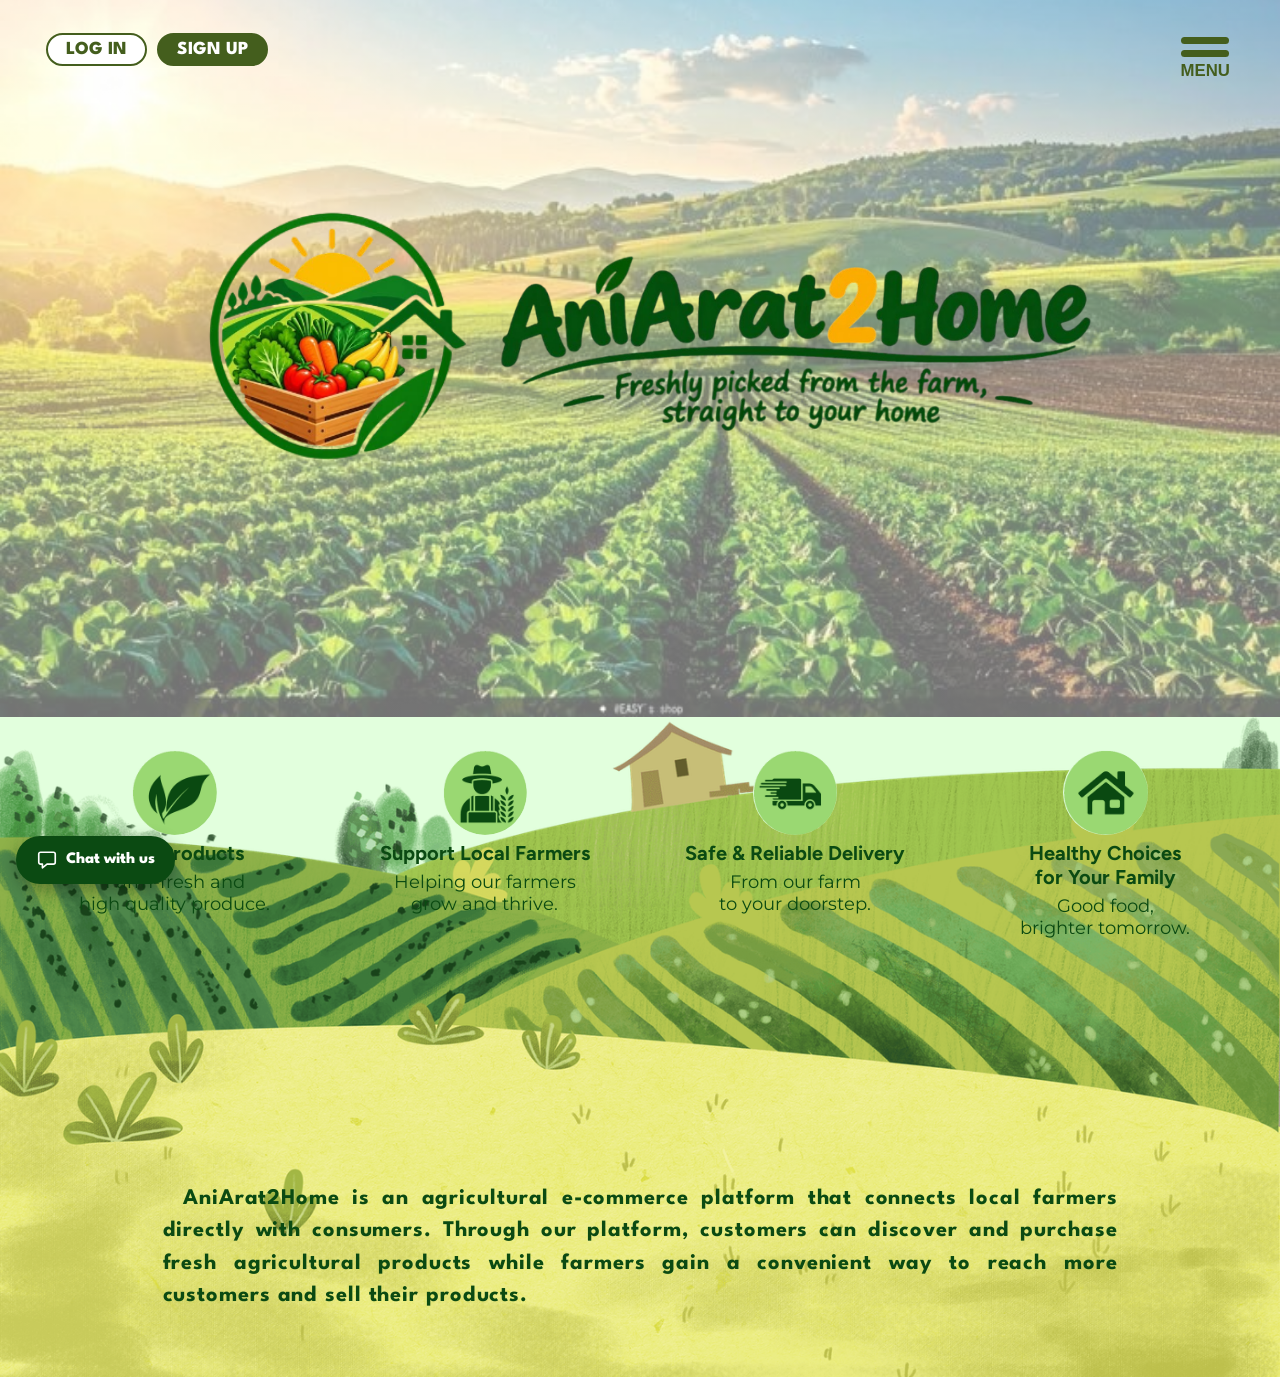
<file: index.html>
<!DOCTYPE html>
<html lang="en"><head><meta charset="utf-8"><meta name="viewport" content="width=device-width, initial-scale=1">
<title>AniArat2Home</title>
<link rel="preconnect" href="https://fonts.googleapis.com"><link rel="preconnect" href="https://fonts.gstatic.com" crossorigin>
<link href="https://fonts.googleapis.com/css2?family=Anton&family=Figtree:wght@700&family=League+Spartan:wght@400;600;700;800&family=Montserrat:wght@400;700&display=swap" rel="stylesheet">
<link rel="stylesheet" href="styles.css"></head><body>
<header class="hero home"><button class="menu-btn" aria-label="Menu" aria-expanded="false" aria-controls="menu"><i></i><i></i><span>MENU</span></button>
  <div class="brand"><img src="assets/logo-circle.png" alt=""><img src="assets/wordmark.png" alt="AniArat2Home - Freshly picked from the farm, straight to your home"></div>
</header>
<main class="band"><img class="hills" src="assets/hills-home.png" alt="">
  <div class="content">
    <section class="features">
      <div><img src="assets/icon-leaf.png" alt=""><h2>Fresh Products</h2><p>Farm-fresh and<br>high quality produce.</p></div>
      <div><img src="assets/icon-farmer.png" alt=""><h2>Support Local Farmers</h2><p>Helping our farmers<br>grow and thrive.</p></div>
      <div><img src="assets/icon-truck.png" alt=""><h2>Safe &amp; Reliable Delivery</h2><p>From our farm<br>to your doorstep.</p></div>
      <div><img src="assets/icon-house.png" alt=""><h2>Healthy Choices<br>for Your Family</h2><p>Good food,<br>brighter tomorrow.</p></div>
    </section>
    <p class="lead">AniArat2Home is an agricultural e-commerce platform that connects local farmers directly with consumers. Through our platform, customers can discover and purchase fresh agricultural products while farmers gain a convenient way to reach more customers and sell their products.</p>
  </div>
</main>
<script src="site.js"></script></body></html>
</file>
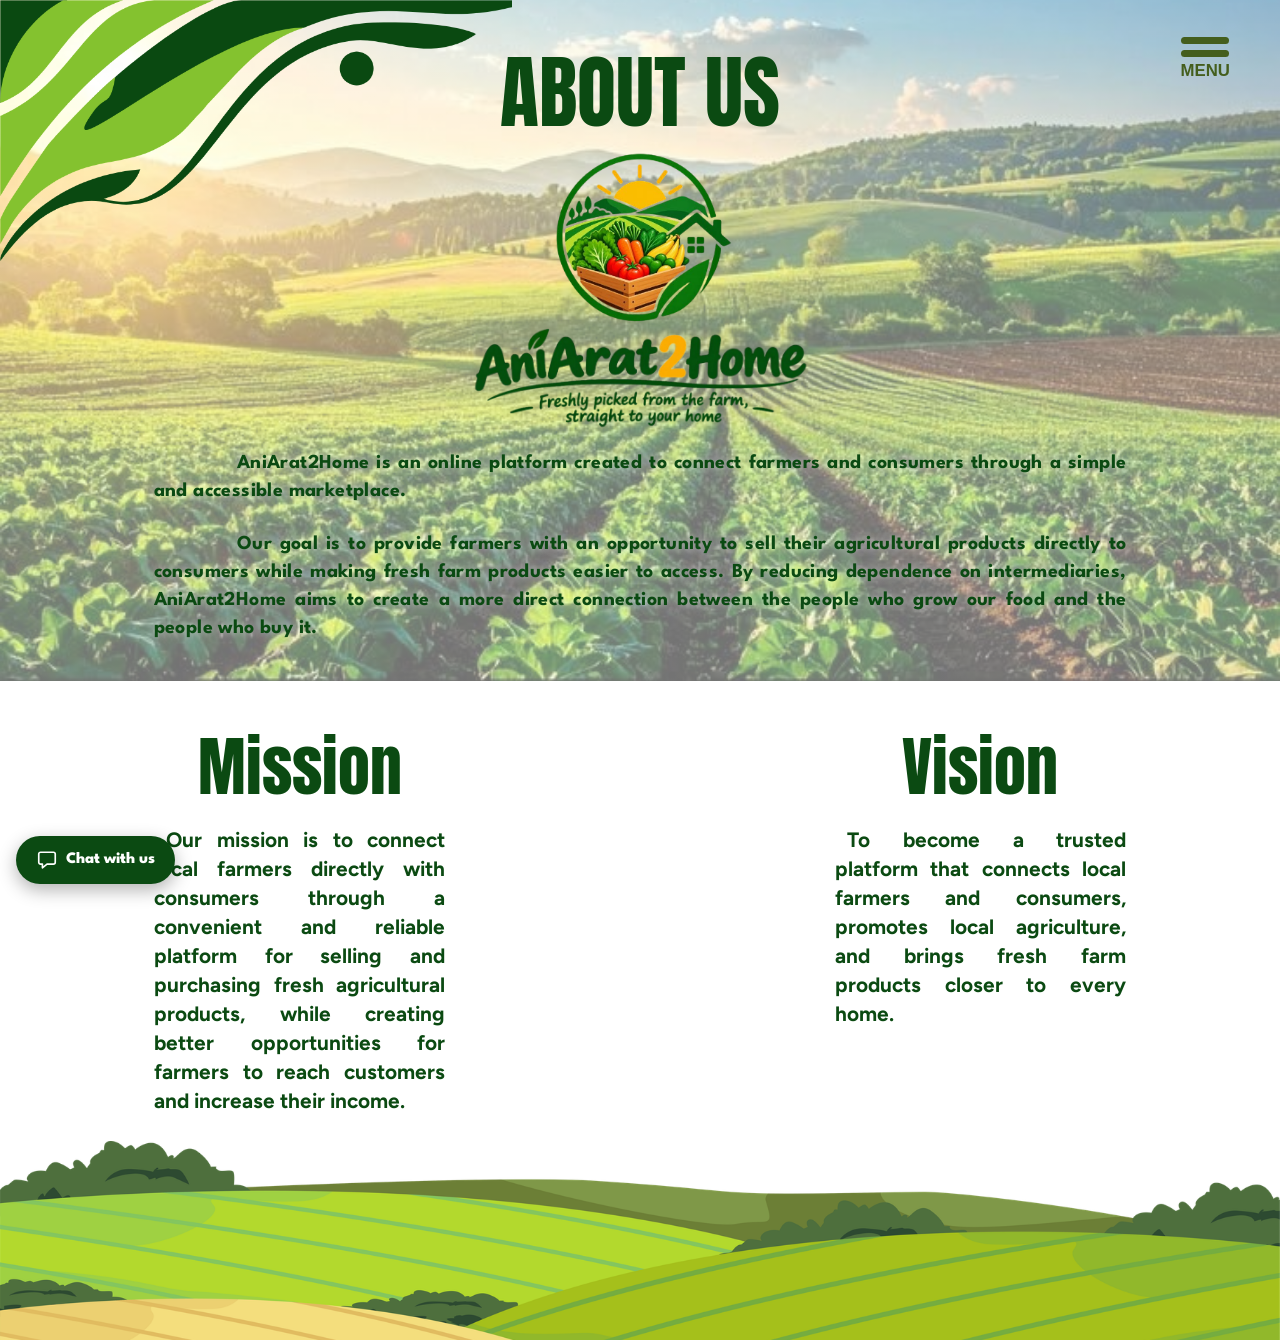
<file: about.html>
<!DOCTYPE html>
<html lang="en"><head><meta charset="utf-8"><meta name="viewport" content="width=device-width, initial-scale=1">
<title>About Us – AniArat2Home</title>
<link rel="preconnect" href="https://fonts.googleapis.com"><link rel="preconnect" href="https://fonts.gstatic.com" crossorigin>
<link href="https://fonts.googleapis.com/css2?family=Anton&family=Figtree:wght@700&family=League+Spartan:wght@400;600;700;800&family=Montserrat:wght@400;700&display=swap" rel="stylesheet">
<link rel="stylesheet" href="styles.css"></head><body>
<header class="hero about"><button class="menu-btn" aria-label="Menu" aria-expanded="false" aria-controls="menu"><i></i><i></i><span>MENU</span></button><img class="swirl" src="assets/swirl.png" alt="">
  <h1>About Us</h1><div class="stack"><img src="assets/logo-circle.png" alt=""><img src="assets/wordmark.png" alt="AniArat2Home"></div>
  <div class="txt"><p>AniArat2Home is an online platform created to connect farmers and consumers through a simple and accessible marketplace.</p>
  <p>Our goal is to provide farmers with an opportunity to sell their agricultural products directly to consumers while making fresh farm products easier to access. By reducing dependence on intermediaries, AniArat2Home aims to create a more direct connection between the people who grow our food and the people who buy it.</p></div>
</header>
<main><section class="mv">
  <div><h2>Mission</h2><p>Our mission is to connect local farmers directly with consumers through a convenient and reliable platform for selling and purchasing fresh agricultural products, while creating better opportunities for farmers to reach customers and increase their income.</p></div>
  <div><h2>Vision</h2><p>To become a trusted platform that connects local farmers and consumers, promotes local agriculture, and brings fresh farm products closer to every home.</p></div>
</section><div class="hills-about" role="presentation"></div></main>
<script src="site.js"></script></body></html>
</file>
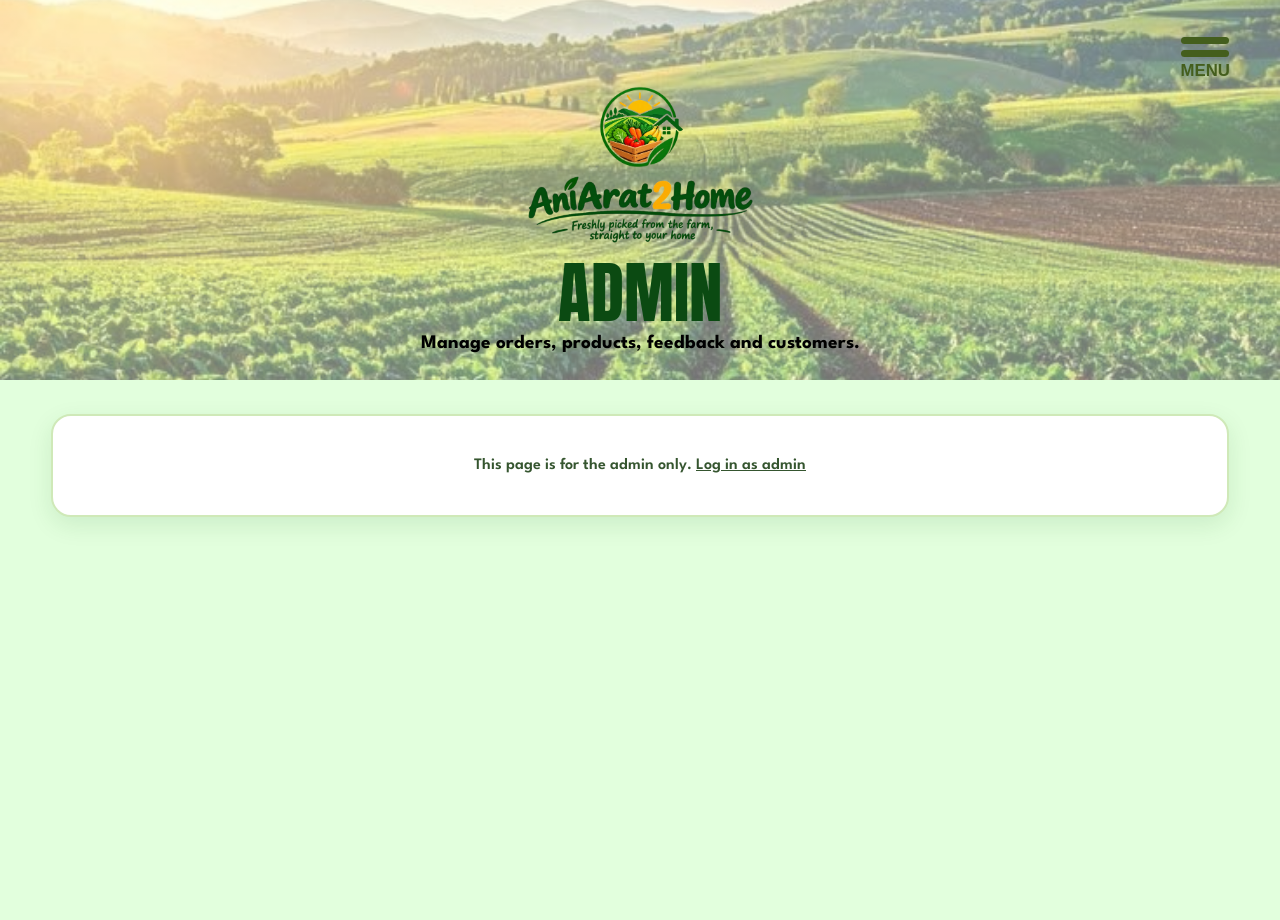
<file: admin.html>
<!DOCTYPE html>
<html lang="en"><head><meta charset="utf-8"><meta name="viewport" content="width=device-width, initial-scale=1">
<title>Admin – AniArat2Home</title>
<link rel="preconnect" href="https://fonts.googleapis.com"><link rel="preconnect" href="https://fonts.gstatic.com" crossorigin>
<link href="https://fonts.googleapis.com/css2?family=Anton&family=Figtree:wght@700&family=League+Spartan:wght@400;600;700;800&family=Montserrat:wght@400;700&display=swap" rel="stylesheet">
<link rel="stylesheet" href="styles.css"><link rel="stylesheet" href="shop.css"></head><body data-page="admin">
<header class="hero page"><button class="menu-btn" aria-label="Menu" aria-expanded="false" aria-controls="menu"><i></i><i></i><span>MENU</span></button>
<div class="stack"><img src="assets/logo-circle.png" alt=""><img src="assets/wordmark.png" alt="AniArat2Home"></div>
<h1>Admin</h1><p>Manage orders, products, feedback and customers.</p></header>
<main class="shopwrap"><div id="admin"></div></main>
<div id="toast" class="toast" role="status"></div>
<script src="products.js"></script><script src="auth.js"></script><script src="site.js"></script><script src="admin.js"></script></body></html>
</file>
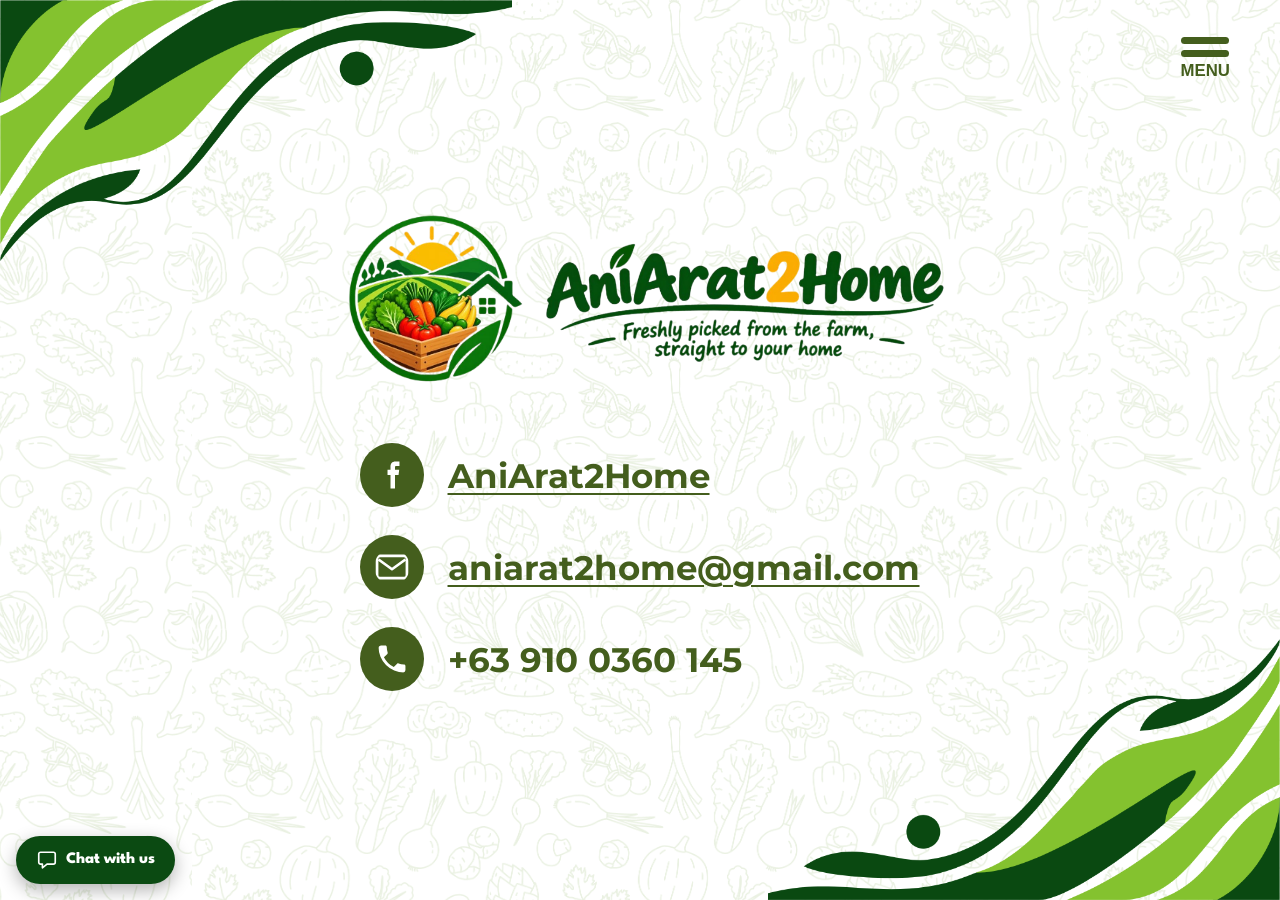
<file: contact.html>
<!DOCTYPE html>
<html lang="en"><head><meta charset="utf-8"><meta name="viewport" content="width=device-width, initial-scale=1">
<title>Contact – AniArat2Home</title>
<link rel="preconnect" href="https://fonts.googleapis.com"><link rel="preconnect" href="https://fonts.gstatic.com" crossorigin>
<link href="https://fonts.googleapis.com/css2?family=Anton&family=Figtree:wght@700&family=League+Spartan:wght@400;600;700;800&family=Montserrat:wght@400;700&display=swap" rel="stylesheet">
<link rel="stylesheet" href="styles.css"></head><body>
<main class="contact"><button class="menu-btn" aria-label="Menu" aria-expanded="false" aria-controls="menu"><i></i><i></i><span>MENU</span></button><img class="swirl" src="assets/swirl.png" alt=""><img class="swirl br" src="assets/swirl.png" alt="">
  <div class="inner"><div class="brand"><img src="assets/logo-circle.png" alt=""><img src="assets/wordmark.png" alt="AniArat2Home - Freshly picked from the farm, straight to your home"></div>
  <div class="rows">
    <a href="https://www.facebook.com/search/top?q=AniArat2Home" target="_blank" rel="noopener"><svg viewBox="0 0 24 24"><path stroke="none" d="M14 8.500V7c0-.7.2-1 1.1-1H17V3h-2.600C11.9 3 11 4.5 11 6.600V8.500H9V12h2v9h3v-9h2.400l.4-3.500z"/></svg>AniArat2Home</a>
    <a href="mailto:aniarat2home@gmail.com"><svg viewBox="0 0 24 24" fill="none" stroke-width="1.8" stroke-linejoin="round"><rect x="2" y="4.5" width="20" height="15" rx="2"/><path d="m3 7 9 6.500L21 7"/></svg>aniarat2home@gmail.com</a>
    <div><svg viewBox="0 0 24 24"><path stroke="none" d="M6.6 10.800a15 15 0 0 0 6.6 6.600l2.2-2.200c.3-.3.7-.4 1-.2 1.1.4 2.3.6 3.6.6.6 0 1 .4 1 1V20c0 .6-.4 1-1 1A17 17 0 0 1 3 4c0-.6.4-1 1-1h3.500c.6 0 1 .4 1 1 0 1.3.2 2.5.6 3.6.1.3 0 .700-.2 1z"/></svg><a href="tel:+639100360145" style="text-decoration:none">+63 910 0360 145</a></div>
  </div></div></main>
<script src="site.js"></script></body></html>
</file>
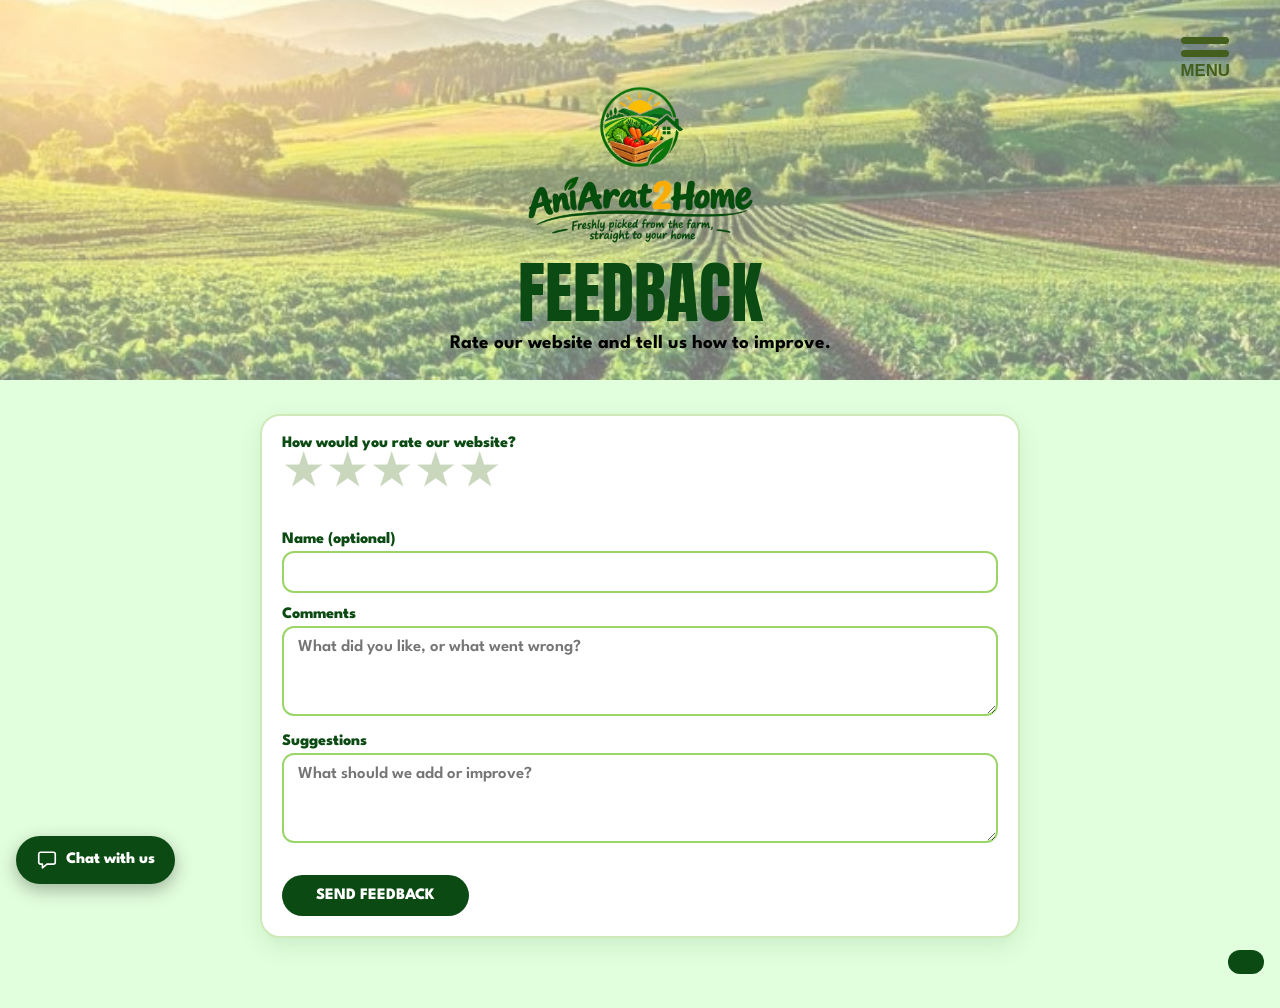
<file: feedback.html>
<!DOCTYPE html>
<html lang="en"><head><meta charset="utf-8"><meta name="viewport" content="width=device-width, initial-scale=1">
<title>Feedback – AniArat2Home</title>
<link rel="preconnect" href="https://fonts.googleapis.com"><link rel="preconnect" href="https://fonts.gstatic.com" crossorigin>
<link href="https://fonts.googleapis.com/css2?family=Anton&family=Figtree:wght@700&family=League+Spartan:wght@400;600;700;800&family=Montserrat:wght@400;700&display=swap" rel="stylesheet">
<link rel="stylesheet" href="styles.css"><link rel="stylesheet" href="shop.css"></head><body data-page="feedback">
<header class="hero page"><button class="menu-btn" aria-label="Menu" aria-expanded="false" aria-controls="menu"><i></i><i></i><span>MENU</span></button>
<div class="stack"><img src="assets/logo-circle.png" alt=""><img src="assets/wordmark.png" alt="AniArat2Home"></div>
<h1>Feedback</h1><p>Rate our website and tell us how to improve.</p></header>
<main class="shopwrap"><div class="narrow">
<section class="panel"><form id="ff" novalidate>
<div class="f"><span class="lbl" id="rl">How would you rate our website?</span><div class="stars" role="radiogroup" aria-labelledby="rl"><input type="radio" name="rate" id="r5" value="5"><label for="r5" title="5 stars"><span class="sr">5 stars</span>★</label><input type="radio" name="rate" id="r4" value="4"><label for="r4" title="4 stars"><span class="sr">4 stars</span>★</label><input type="radio" name="rate" id="r3" value="3"><label for="r3" title="3 stars"><span class="sr">3 stars</span>★</label><input type="radio" name="rate" id="r2" value="2"><label for="r2" title="2 stars"><span class="sr">2 stars</span>★</label><input type="radio" name="rate" id="r1" value="1"><label for="r1" title="1 star"><span class="sr">1 star</span>★</label></div><span class="rate-txt" id="rt" aria-live="polite"></span><p class="err" id="e-rate" role="alert"></p></div>
<div class="f"><label for="fn">Name (optional)</label><input id="fn" autocomplete="name"></div>
<div class="f"><label for="fc">Comments</label><textarea id="fc" rows="4" placeholder="What did you like, or what went wrong?"></textarea></div>
<div class="f"><label for="fs">Suggestions</label><textarea id="fs" rows="4" placeholder="What should we add or improve?"></textarea></div>
<button class="btn-sm" type="submit" style="width:auto;padding:13px 34px">SEND FEEDBACK</button></form>
<div id="fthanks" class="done" hidden style="margin-top:0"><h2>Thank you!</h2><p style="margin:8px 0 16px;font-weight:700">Your feedback helps us grow a better farm-to-home shop.</p><div class="acts"><a id="fmail" class="btn-sm" href="#">EMAIL IT TO US</a><button id="fagain" class="btn-sm alt" type="button">SEND ANOTHER</button></div></div></section>
<section id="fhist" class="panel" style="margin-top:22px" hidden><h2>Your feedback</h2><p id="favg" style="font-weight:800;color:var(--green)"></p><div id="flist"></div></section>
</div></main>
<div id="toast" class="toast" role="status"></div>
<script src="products.js"></script><script src="auth.js"></script><script src="site.js"></script><script src="app.js"></script></body></html>
</file>
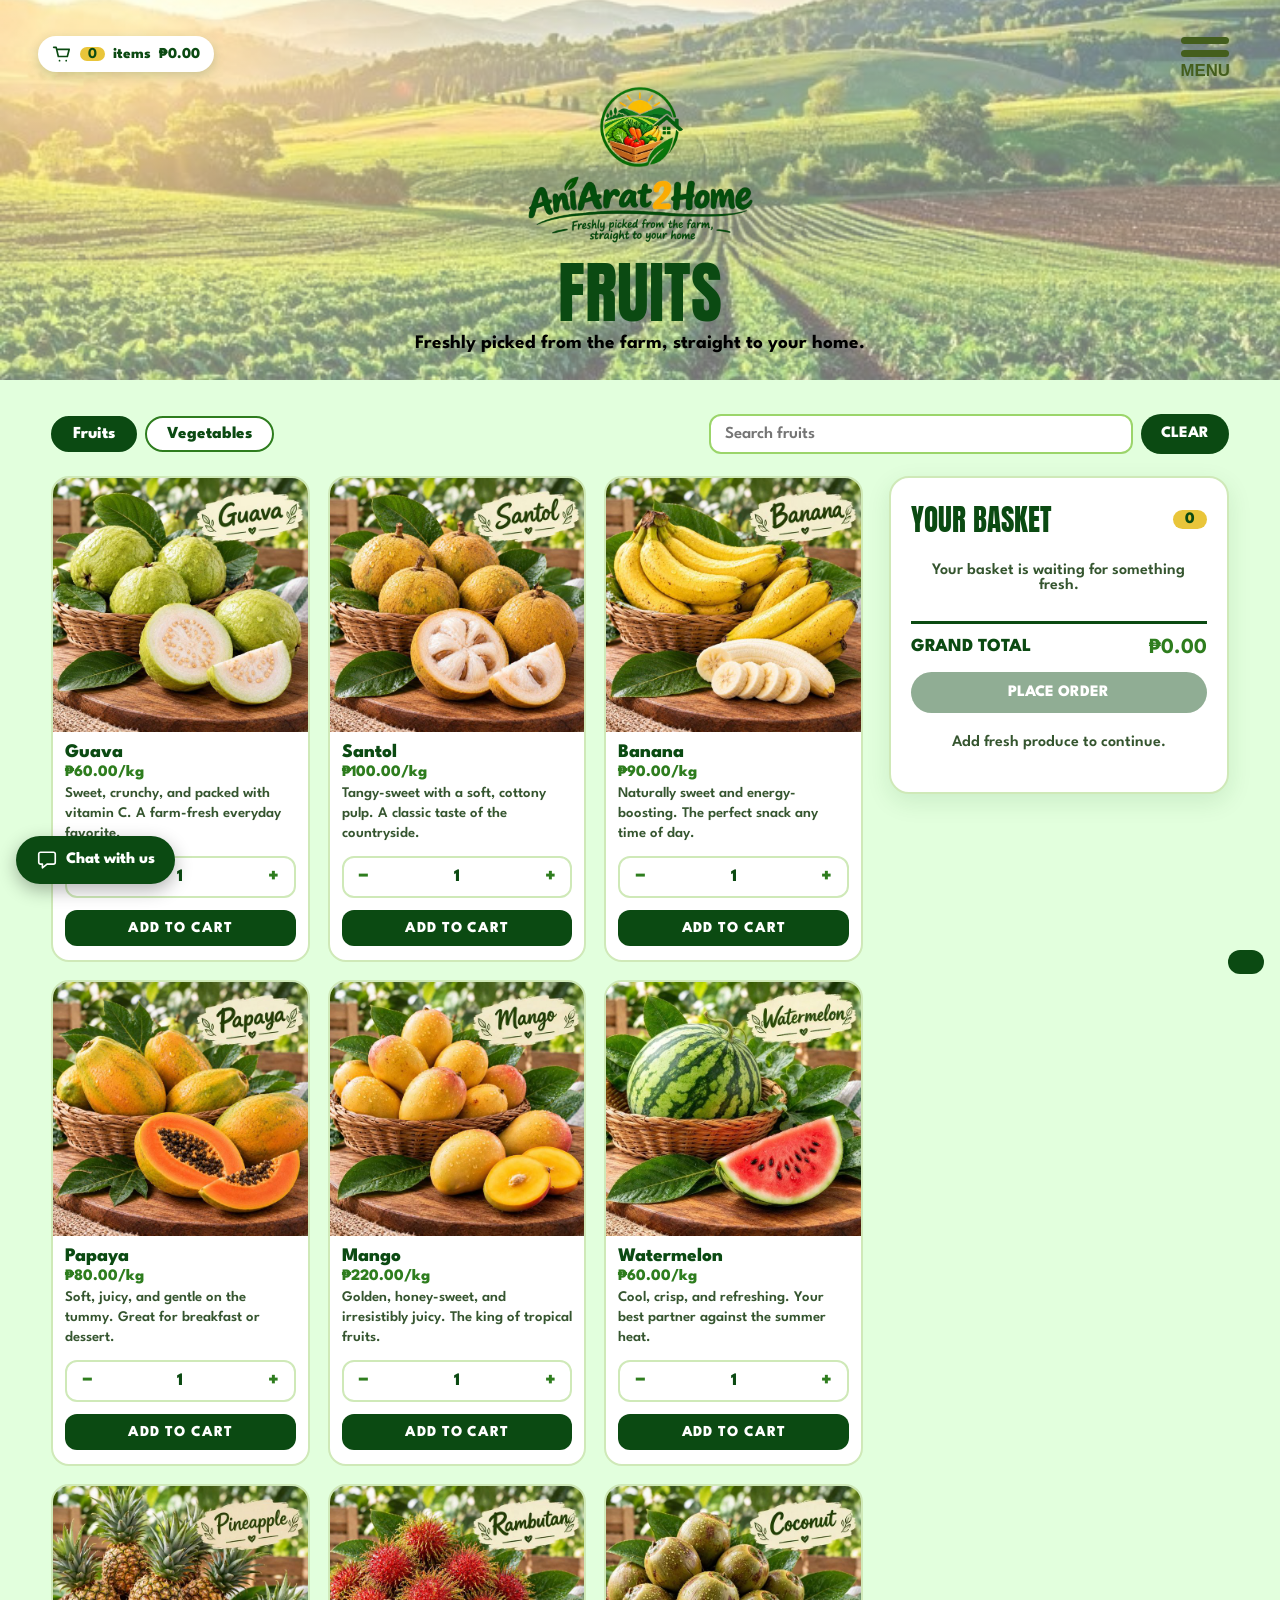
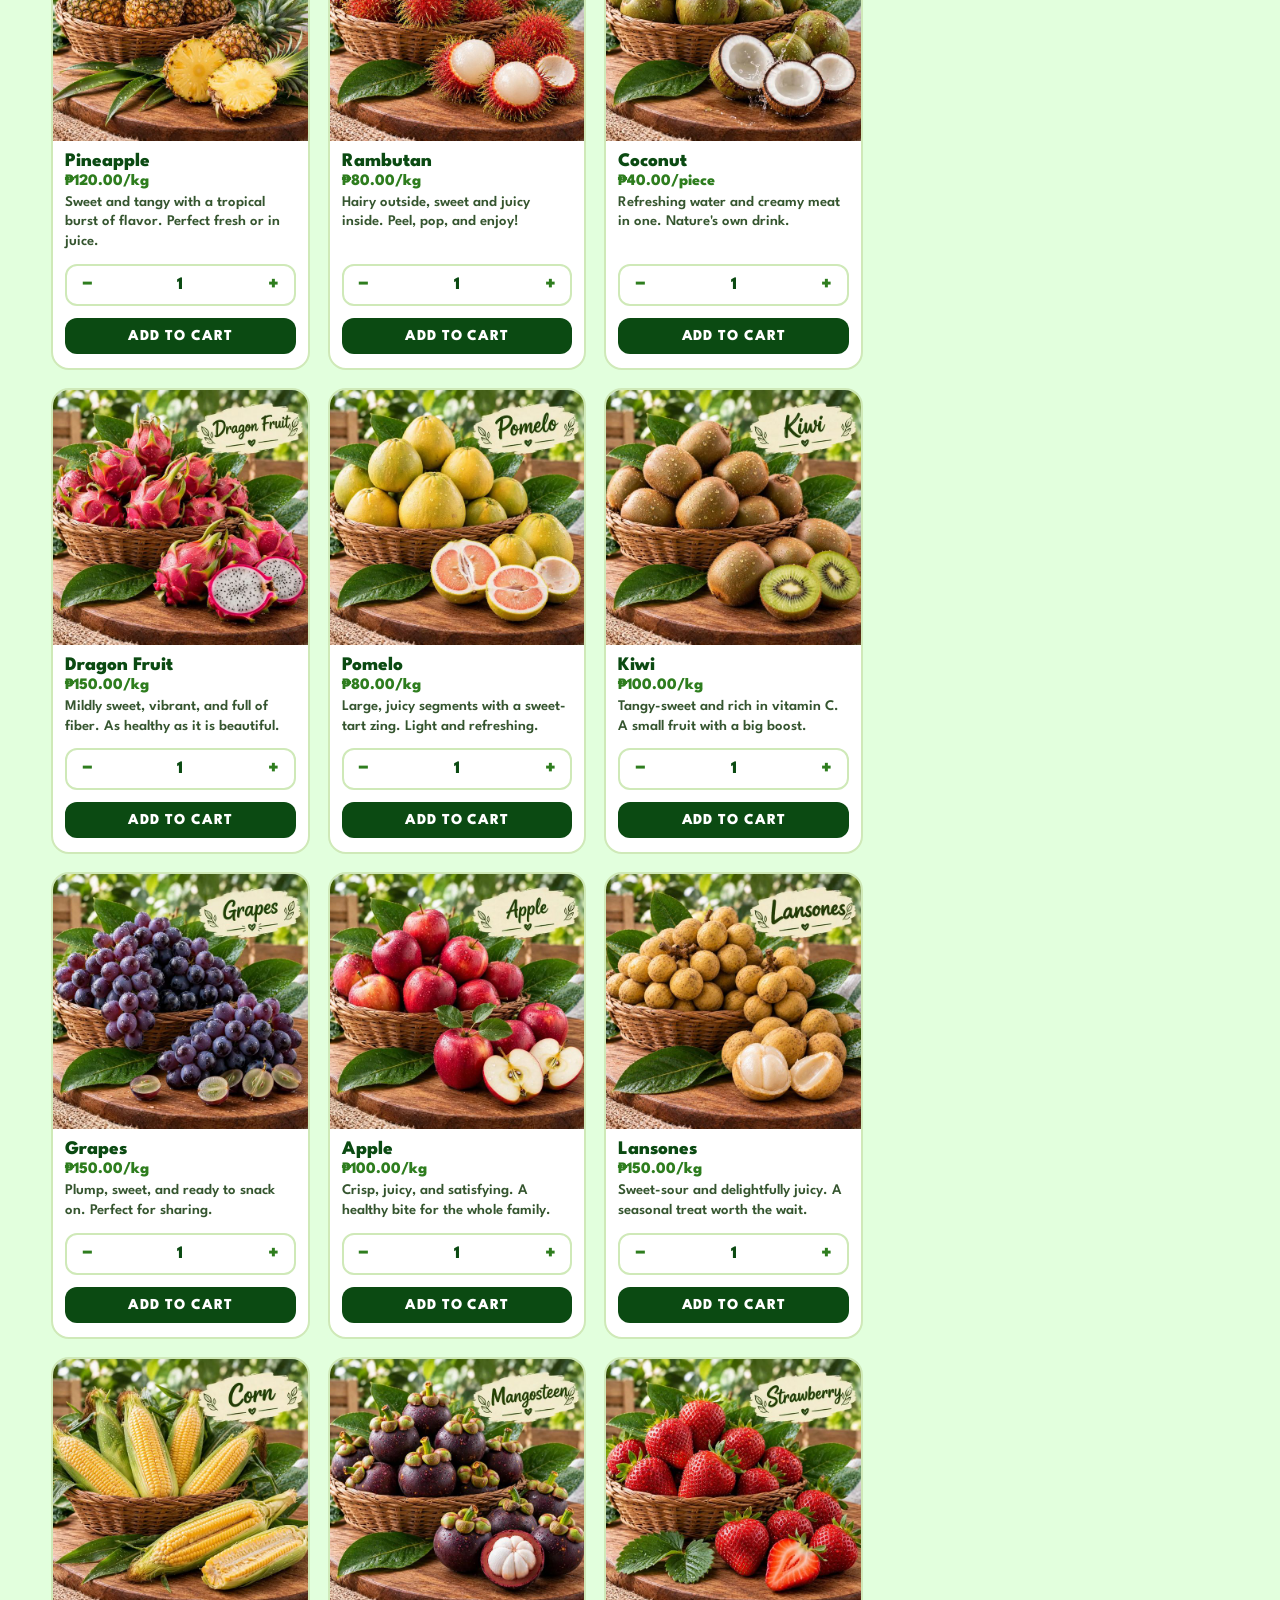
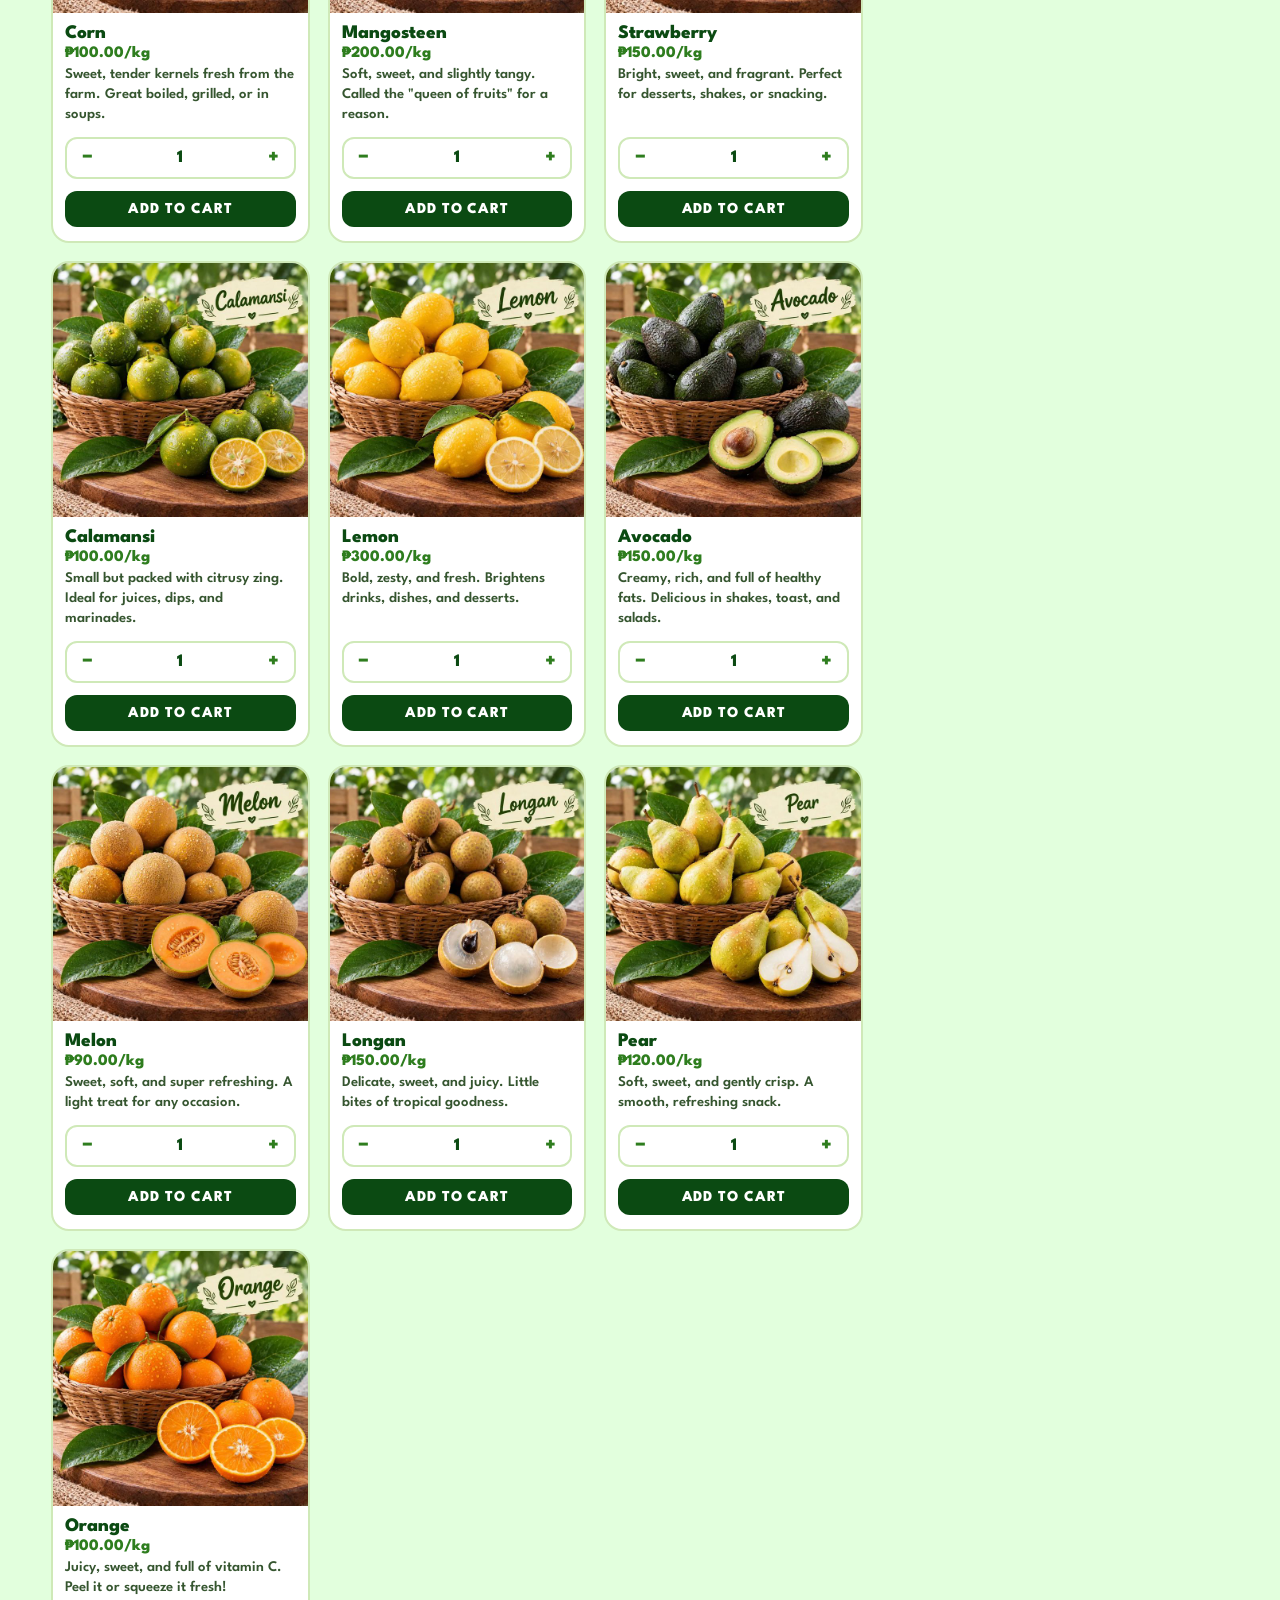
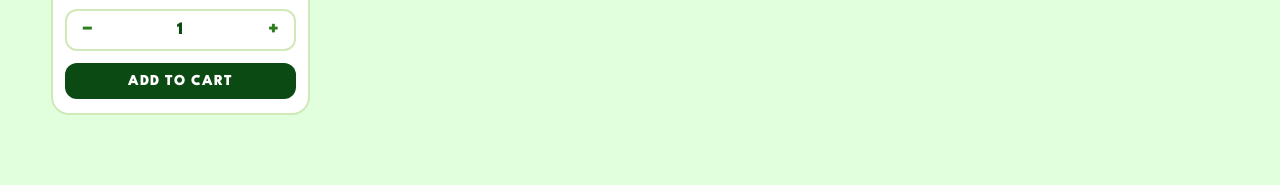
<file: fruits.html>
<!DOCTYPE html>
<html lang="en"><head><meta charset="utf-8"><meta name="viewport" content="width=device-width, initial-scale=1">
<title>Fruits – AniArat2Home</title>
<link rel="preconnect" href="https://fonts.googleapis.com"><link rel="preconnect" href="https://fonts.gstatic.com" crossorigin>
<link href="https://fonts.googleapis.com/css2?family=Anton&family=Figtree:wght@700&family=League+Spartan:wght@400;600;700;800&family=Montserrat:wght@400;700&display=swap" rel="stylesheet">
<link rel="stylesheet" href="styles.css"><link rel="stylesheet" href="shop.css"></head><body data-page="fruit">
<header class="hero page"><button class="menu-btn" aria-label="Menu" aria-expanded="false" aria-controls="menu"><i></i><i></i><span>MENU</span></button>
<a class="pill" href="#basket" aria-label="View basket"><svg viewBox="0 0 24 24"><path d="M2 4h3l2.6 11h10.8l2.2-8.5H6.2M9 20h.1M17 20h.1"/></svg><b id="hc">0</b> items <span id="ht">₱0.00</span></a><div class="stack"><img src="assets/logo-circle.png" alt=""><img src="assets/wordmark.png" alt="AniArat2Home"></div>
<h1>Fruits</h1><p>Freshly picked from the farm, straight to your home.</p></header>
<main class="shopwrap">
<div class="bar"><nav class="tabs" aria-label="Shop categories"><a href="fruits.html" aria-current="page">Fruits</a><a href="vegetables.html">Vegetables</a></nav>
<form class="search" role="search" onsubmit="return false"><label class="sr" for="q">Search fruits</label><input id="q" type="search" autocomplete="off" placeholder="Search fruits"><button class="btn-sm" id="clr" type="button">CLEAR</button></form></div>
<div class="layout"><section aria-label="Fruits products"><div id="grid" class="grid"></div><p id="none" hidden>No fruits match your search. Try another name or clear the search.</p></section>
<aside id="basket" class="panel basket" aria-label="Your basket"></aside></div>
<div id="checkout-root"></div></main>
<div id="toast" class="toast" role="status"></div>
<script src="products.js"></script><script src="auth.js"></script><script src="site.js"></script><script src="app.js"></script></body></html>
</file>
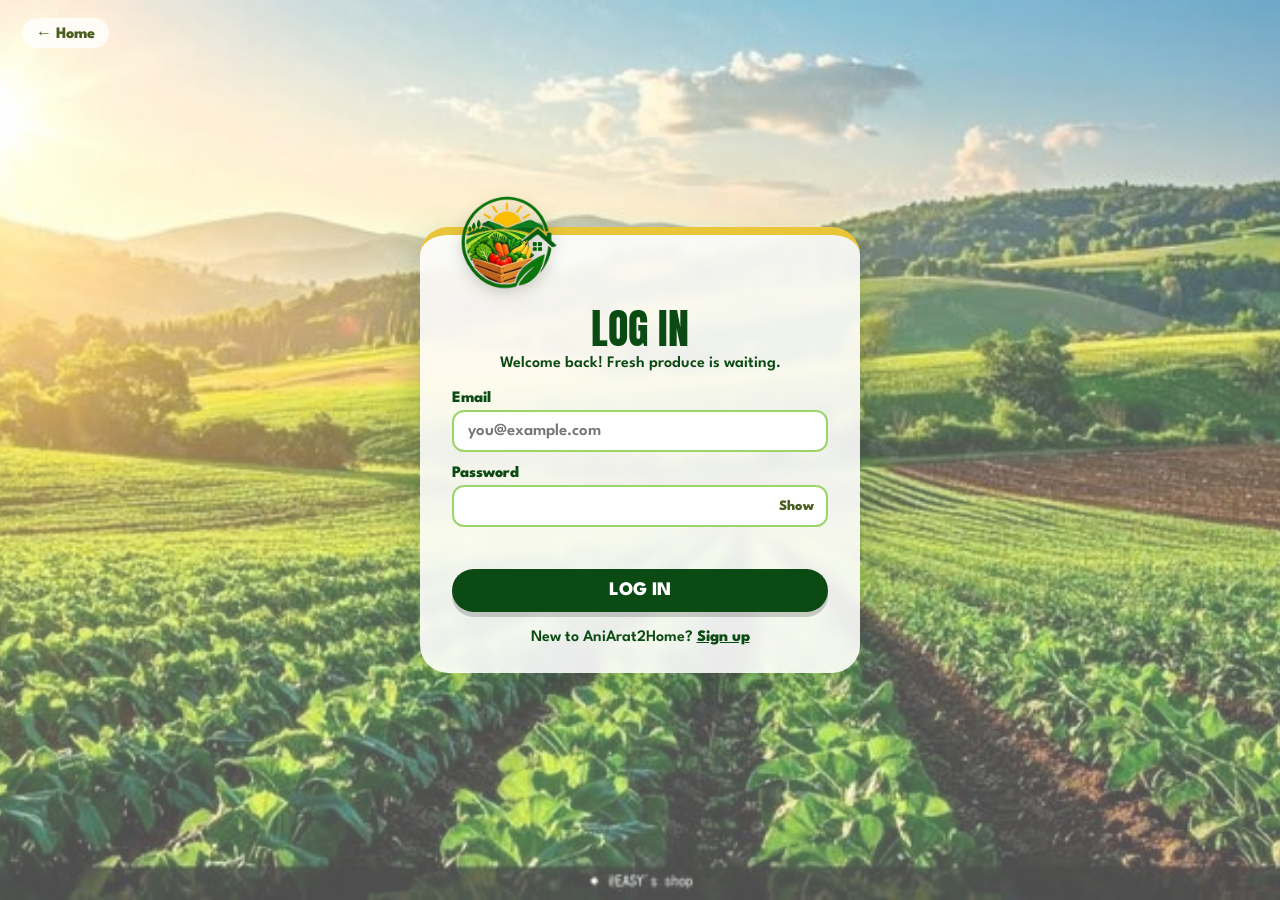
<file: login.html>
<!DOCTYPE html>
<html lang="en"><head><meta charset="utf-8"><meta name="viewport" content="width=device-width, initial-scale=1">
<title>Log in – AniArat2Home</title>
<link href="https://fonts.googleapis.com/css2?family=Anton&family=League+Spartan:wght@400;600;800&display=swap" rel="stylesheet">
<link rel="stylesheet" href="auth.css"></head><body data-page="login">
<a class="back" href="index.html">&larr; Home</a>
<main class="card">
  <img class="logo" src="assets/logo-circle.png" alt="AniArat2Home">
  <h1>Log in</h1>
  <p class="sub">Welcome back! Fresh produce is waiting.</p>
  <form id="f" novalidate>
    <div class="field"><label for="email">Email</label><input id="email" type="email" autocomplete="email" required placeholder="you@example.com"></div>
    <div class="field"><label for="pw">Password</label><div class="pw"><input id="pw" type="password" autocomplete="current-password" required><button type="button">Show</button></div></div>
        <p class="msg" id="msg" role="alert"></p>
    <button class="btn" type="submit">LOG IN</button>
  </form>
  <p class="switch">New to AniArat2Home? <a href="signup.html">Sign up</a></p>
</main>
<script src="auth.js"></script></body></html>
</file>
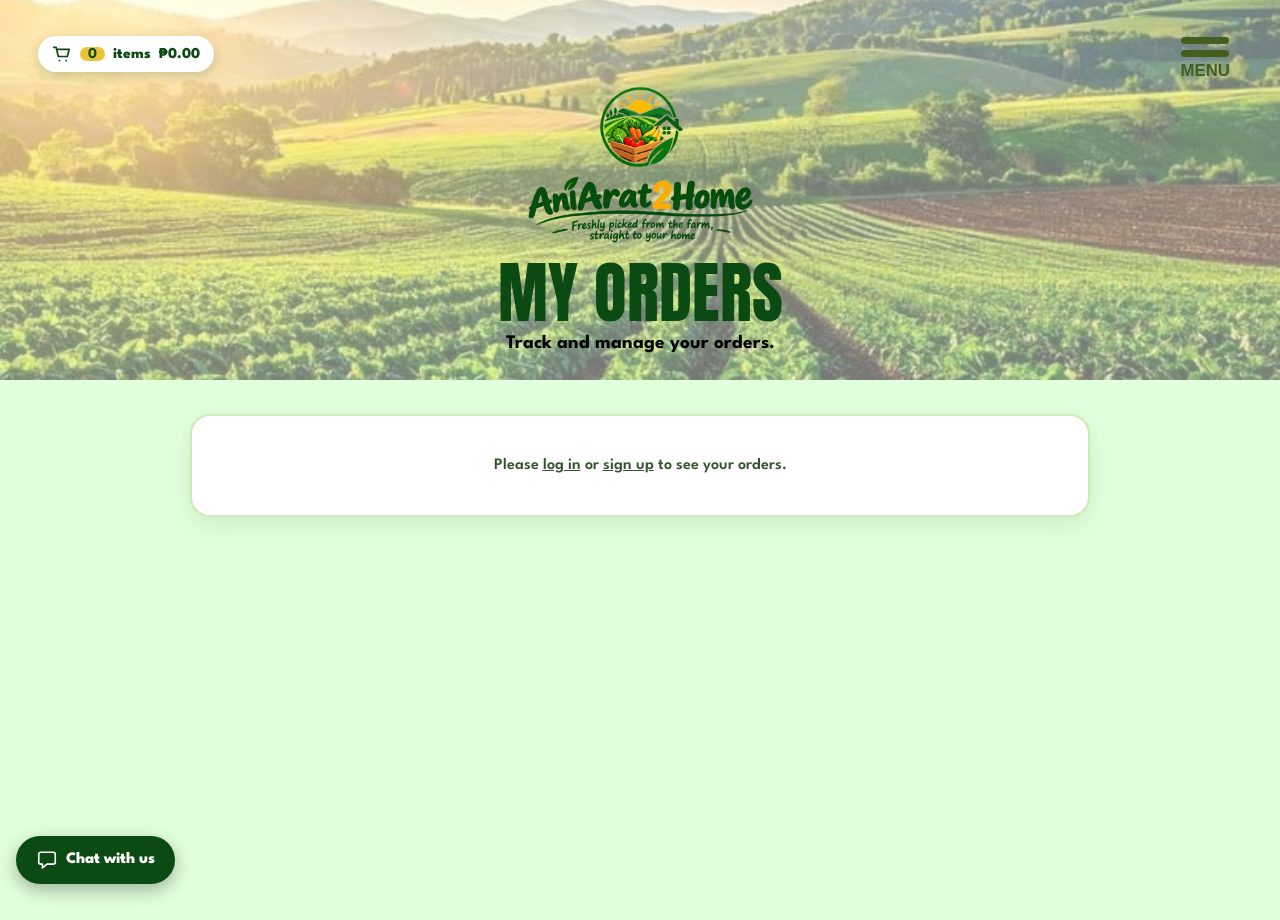
<file: orders.html>
<!DOCTYPE html>
<html lang="en"><head><meta charset="utf-8"><meta name="viewport" content="width=device-width, initial-scale=1">
<title>My Orders – AniArat2Home</title>
<link rel="preconnect" href="https://fonts.googleapis.com"><link rel="preconnect" href="https://fonts.gstatic.com" crossorigin>
<link href="https://fonts.googleapis.com/css2?family=Anton&family=Figtree:wght@700&family=League+Spartan:wght@400;600;700;800&family=Montserrat:wght@400;700&display=swap" rel="stylesheet">
<link rel="stylesheet" href="styles.css"><link rel="stylesheet" href="shop.css"></head><body data-page="orders">
<header class="hero page"><button class="menu-btn" aria-label="Menu" aria-expanded="false" aria-controls="menu"><i></i><i></i><span>MENU</span></button>
<a class="pill" href="shop.html" aria-label="View basket"><svg viewBox="0 0 24 24"><path d="M2 4h3l2.6 11h10.8l2.2-8.5H6.2M9 20h.1M17 20h.1"/></svg><b id="hc">0</b> items <span id="ht">₱0.00</span></a><div class="stack"><img src="assets/logo-circle.png" alt=""><img src="assets/wordmark.png" alt="AniArat2Home"></div>
<h1>My Orders</h1><p>Track and manage your orders.</p></header>
<main class="shopwrap"><div class="odash"><div id="olist"></div></div></main>
<div id="toast" class="toast" role="status"></div>
<script src="products.js"></script><script src="auth.js"></script><script src="site.js"></script><script src="app.js"></script></body></html>
</file>
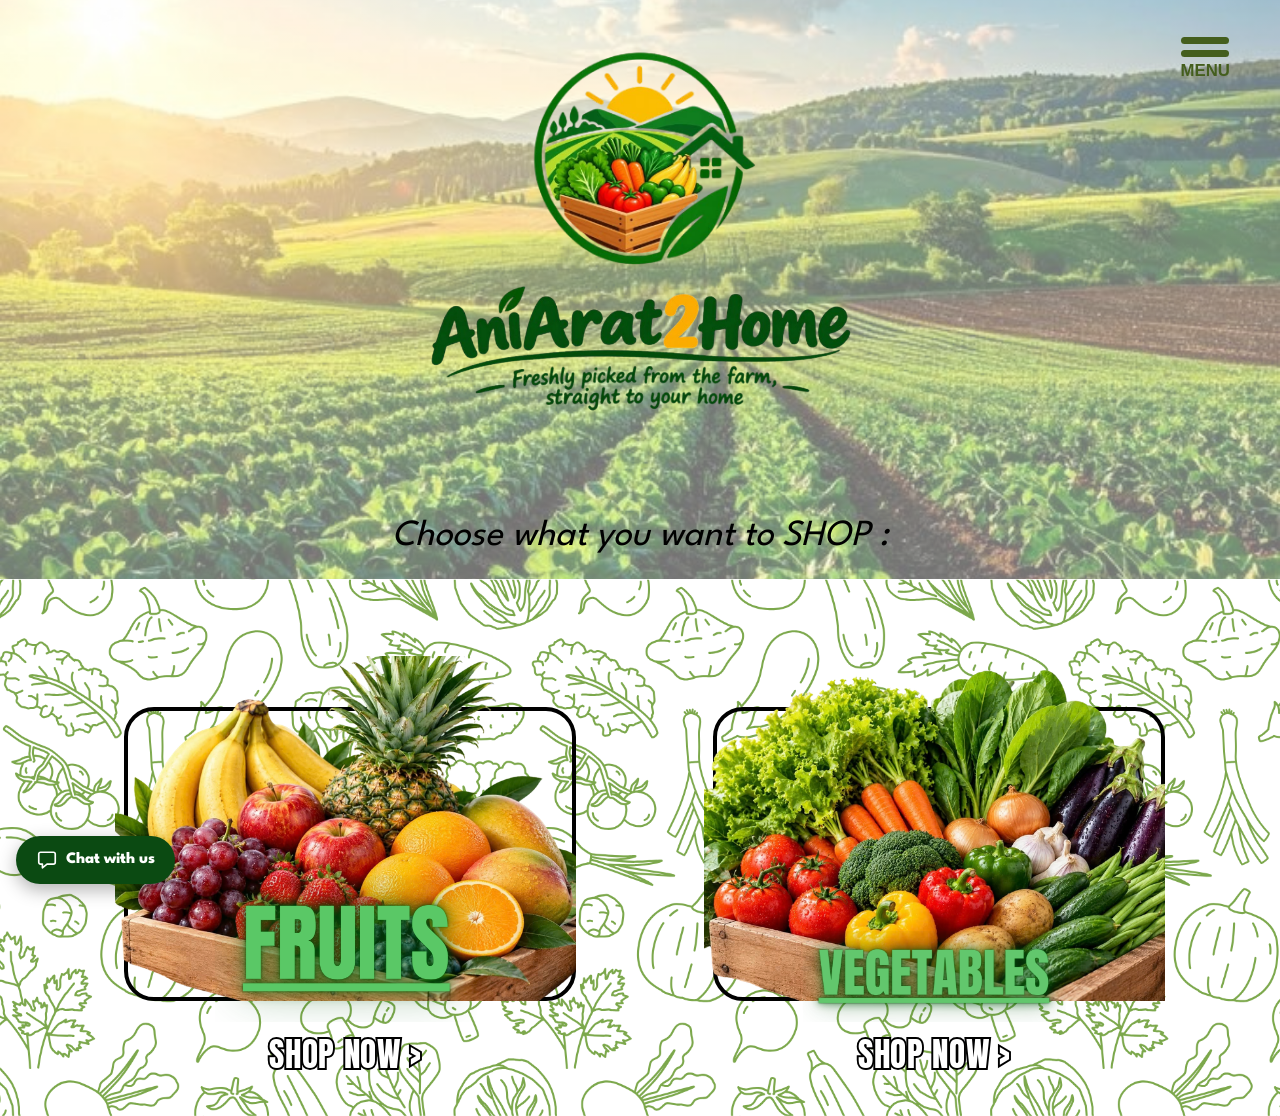
<file: shop.html>
<!DOCTYPE html>
<html lang="en"><head><meta charset="utf-8"><meta name="viewport" content="width=device-width, initial-scale=1">
<title>Shop – AniArat2Home</title>
<link rel="preconnect" href="https://fonts.googleapis.com"><link rel="preconnect" href="https://fonts.gstatic.com" crossorigin>
<link href="https://fonts.googleapis.com/css2?family=Anton&family=Figtree:wght@700&family=League+Spartan:wght@400;600;700;800&family=Montserrat:wght@400;700&display=swap" rel="stylesheet">
<link rel="stylesheet" href="styles.css"></head><body>
<header class="hero shop"><button class="menu-btn" aria-label="Menu" aria-expanded="false" aria-controls="menu"><i></i><i></i><span>MENU</span></button><div class="stack lg"><img src="assets/logo-circle.png" alt=""><img src="assets/wordmark.png" alt="AniArat2Home"></div><p class="ask">Choose what you want to SHOP :</p></header>
<main class="pick"><div class="row">
  <a class="item" href="fruits.html"><span class="frame"></span><img class="photo" src="assets/fruits.png" alt=""><img class="label" src="assets/label-fruits.png" alt="FRUITS"><span class="go">SHOP NOW &gt;</span></a>
  <a class="item" href="vegetables.html"><span class="frame"></span><img class="photo" src="assets/vegetables.png" alt=""><img class="label" src="assets/label-vegetables.png" alt="VEGETABLES"><span class="go">SHOP NOW &gt;</span></a>
</div></main>
<script src="site.js"></script></body></html>
</file>
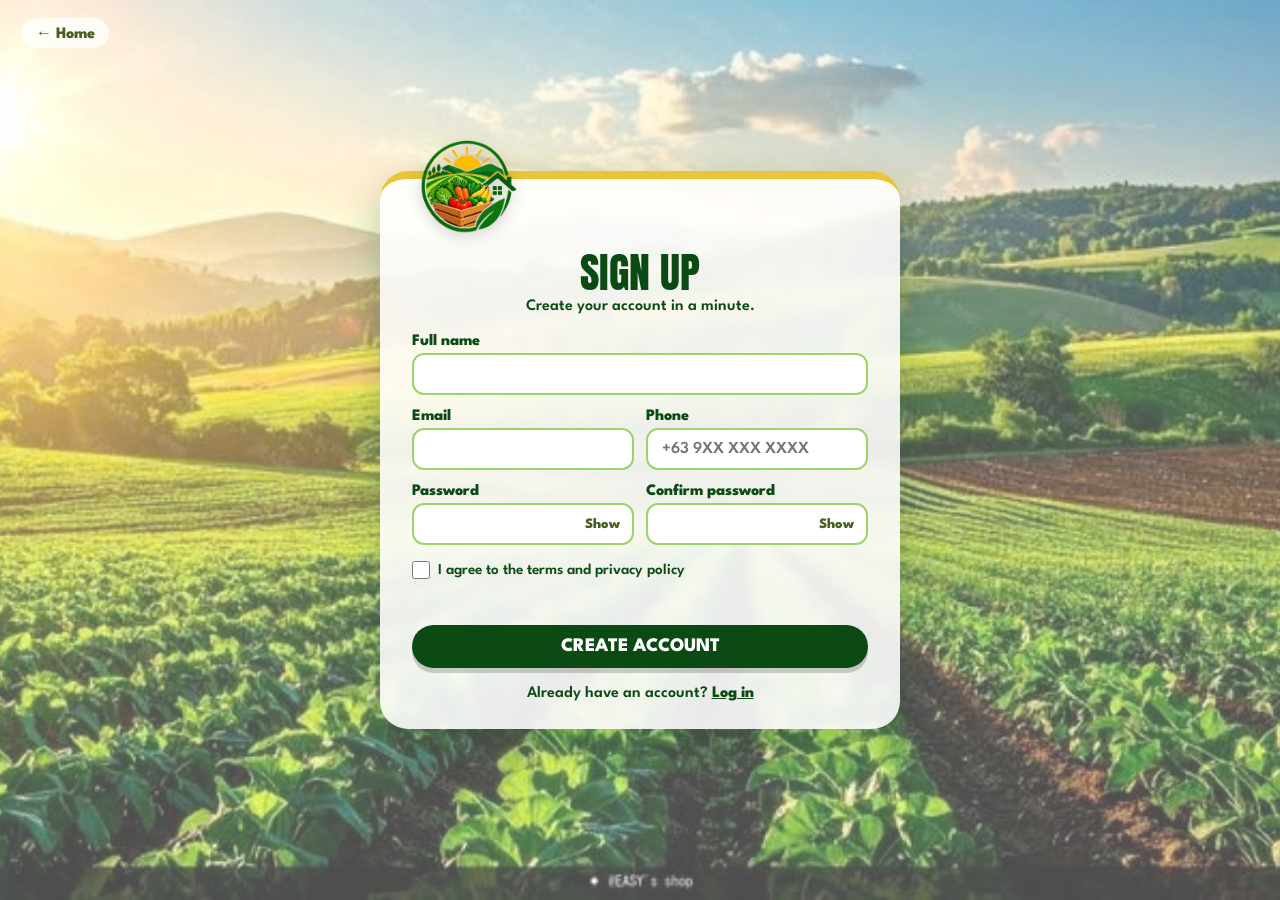
<file: signup.html>
<!DOCTYPE html>
<html lang="en"><head><meta charset="utf-8"><meta name="viewport" content="width=device-width, initial-scale=1">
<title>Sign up – AniArat2Home</title>
<link href="https://fonts.googleapis.com/css2?family=Anton&family=League+Spartan:wght@400;600;800&display=swap" rel="stylesheet">
<link rel="stylesheet" href="auth.css"></head><body data-page="signup">
<a class="back" href="index.html">&larr; Home</a>
<main class="card wide">
  <img class="logo" src="assets/logo-circle.png" alt="AniArat2Home">
  <h1>Sign up</h1>
  <p class="sub">Create your account in a minute.</p>
  <form id="f" novalidate>
    <div class="field"><label for="name">Full name</label><input id="name" type="text" autocomplete="name" required></div>
    <div class="row">
      <div class="field"><label for="email">Email</label><input id="email" type="email" autocomplete="email" required></div>
      <div class="field"><label for="phone">Phone</label><input id="phone" type="tel" autocomplete="tel" placeholder="+63 9XX XXX XXXX"></div>
    </div>
    <div class="row">
      <div class="field"><label for="pw">Password</label><div class="pw"><input id="pw" type="password" autocomplete="new-password" minlength="8" required><button type="button">Show</button></div></div>
      <div class="field"><label for="pw2">Confirm password</label><div class="pw"><input id="pw2" type="password" autocomplete="new-password" required><button type="button">Show</button></div></div>
    </div>
    <div class="opts"><label><input id="terms" type="checkbox"> I agree to the terms and privacy policy</label></div>
    <p class="msg" id="msg" role="alert"></p>
    <button class="btn" type="submit">CREATE ACCOUNT</button>
  </form>
  <p class="switch">Already have an account? <a href="login.html">Log in</a></p>
</main>
<script src="auth.js"></script></body></html>
</file>
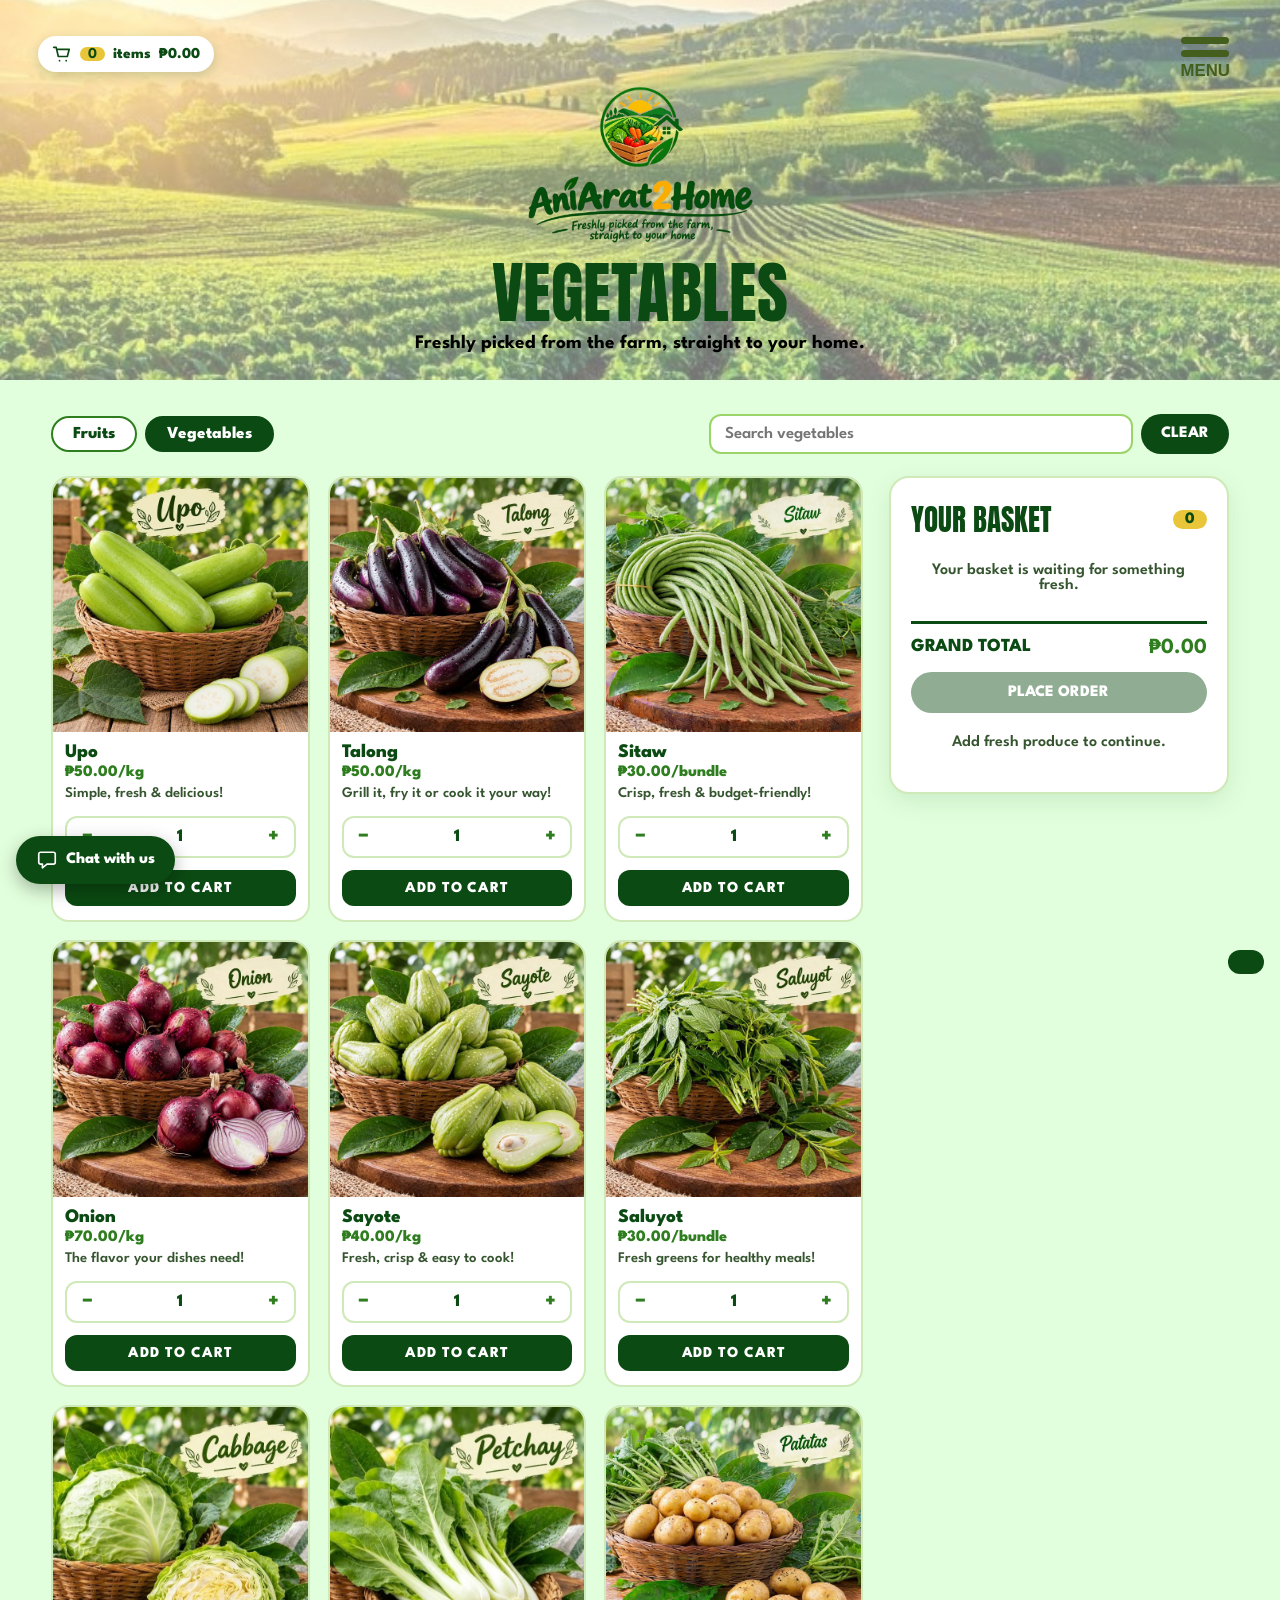
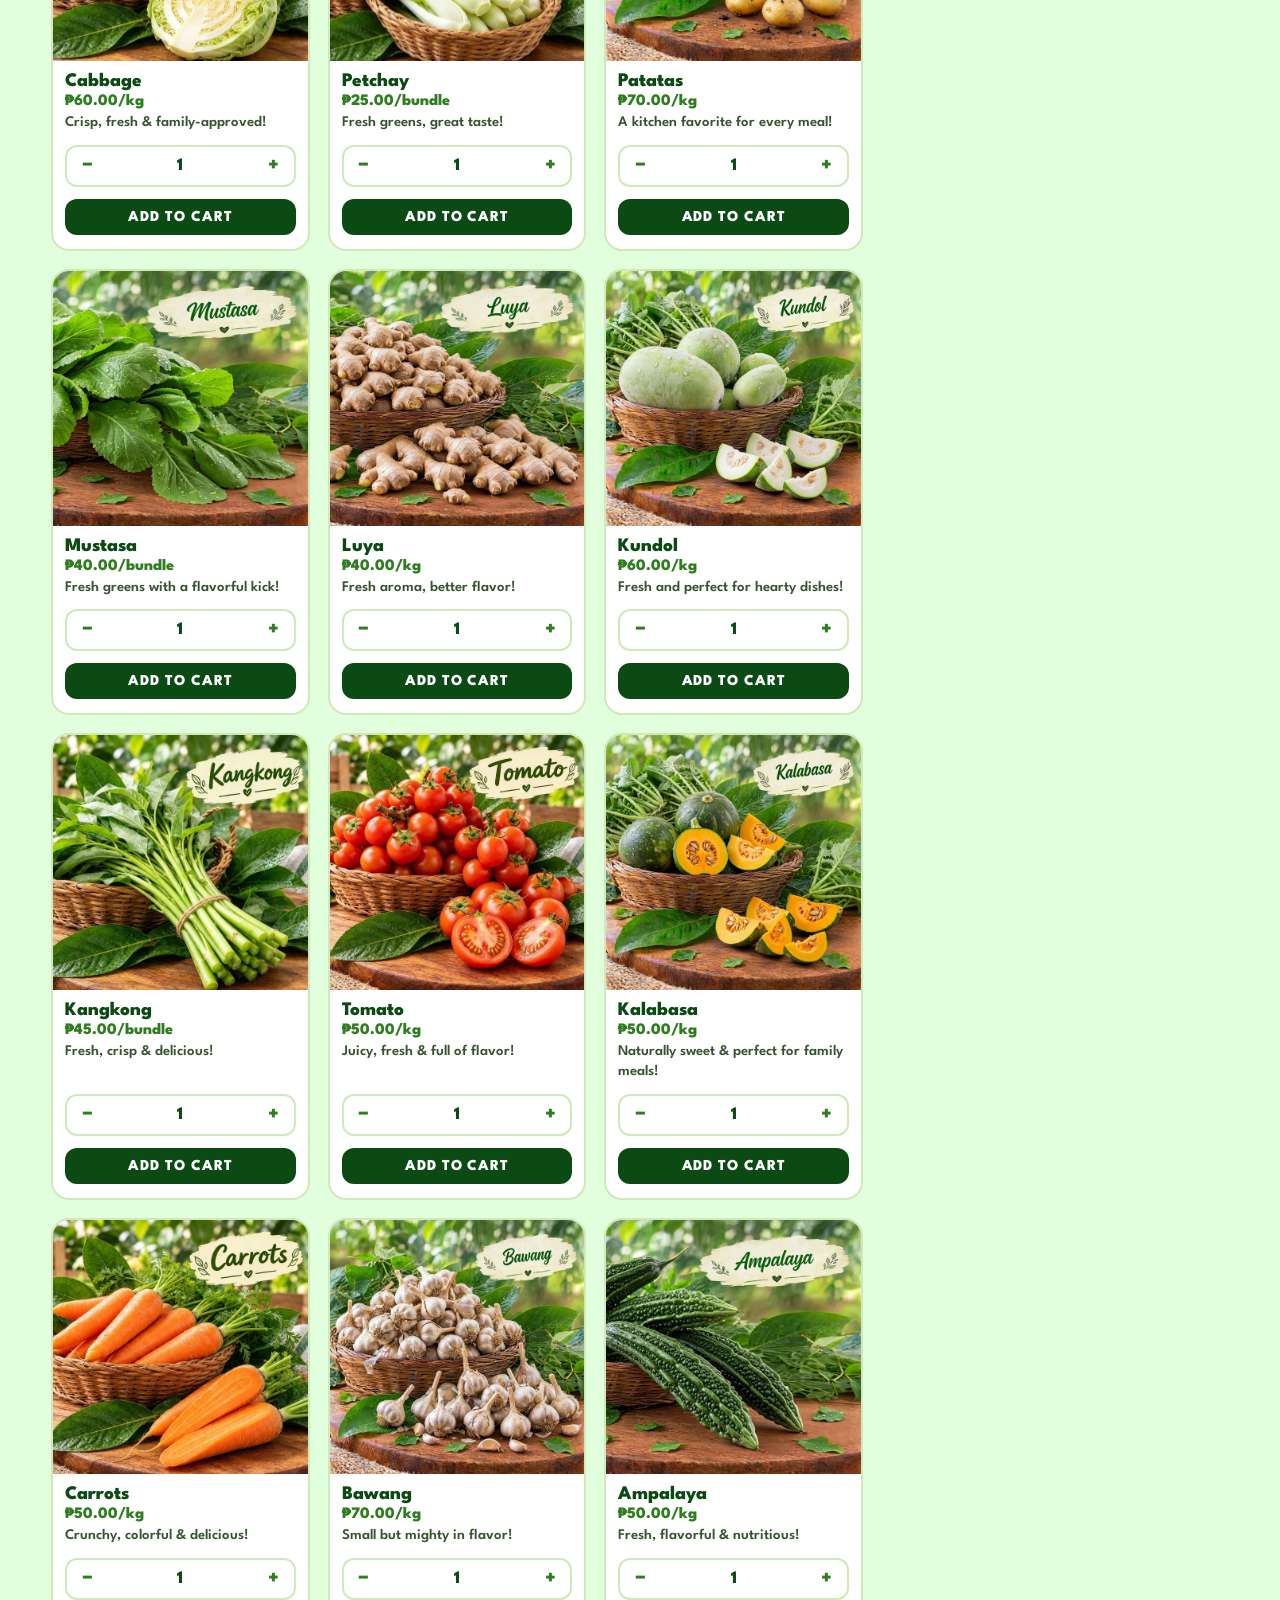
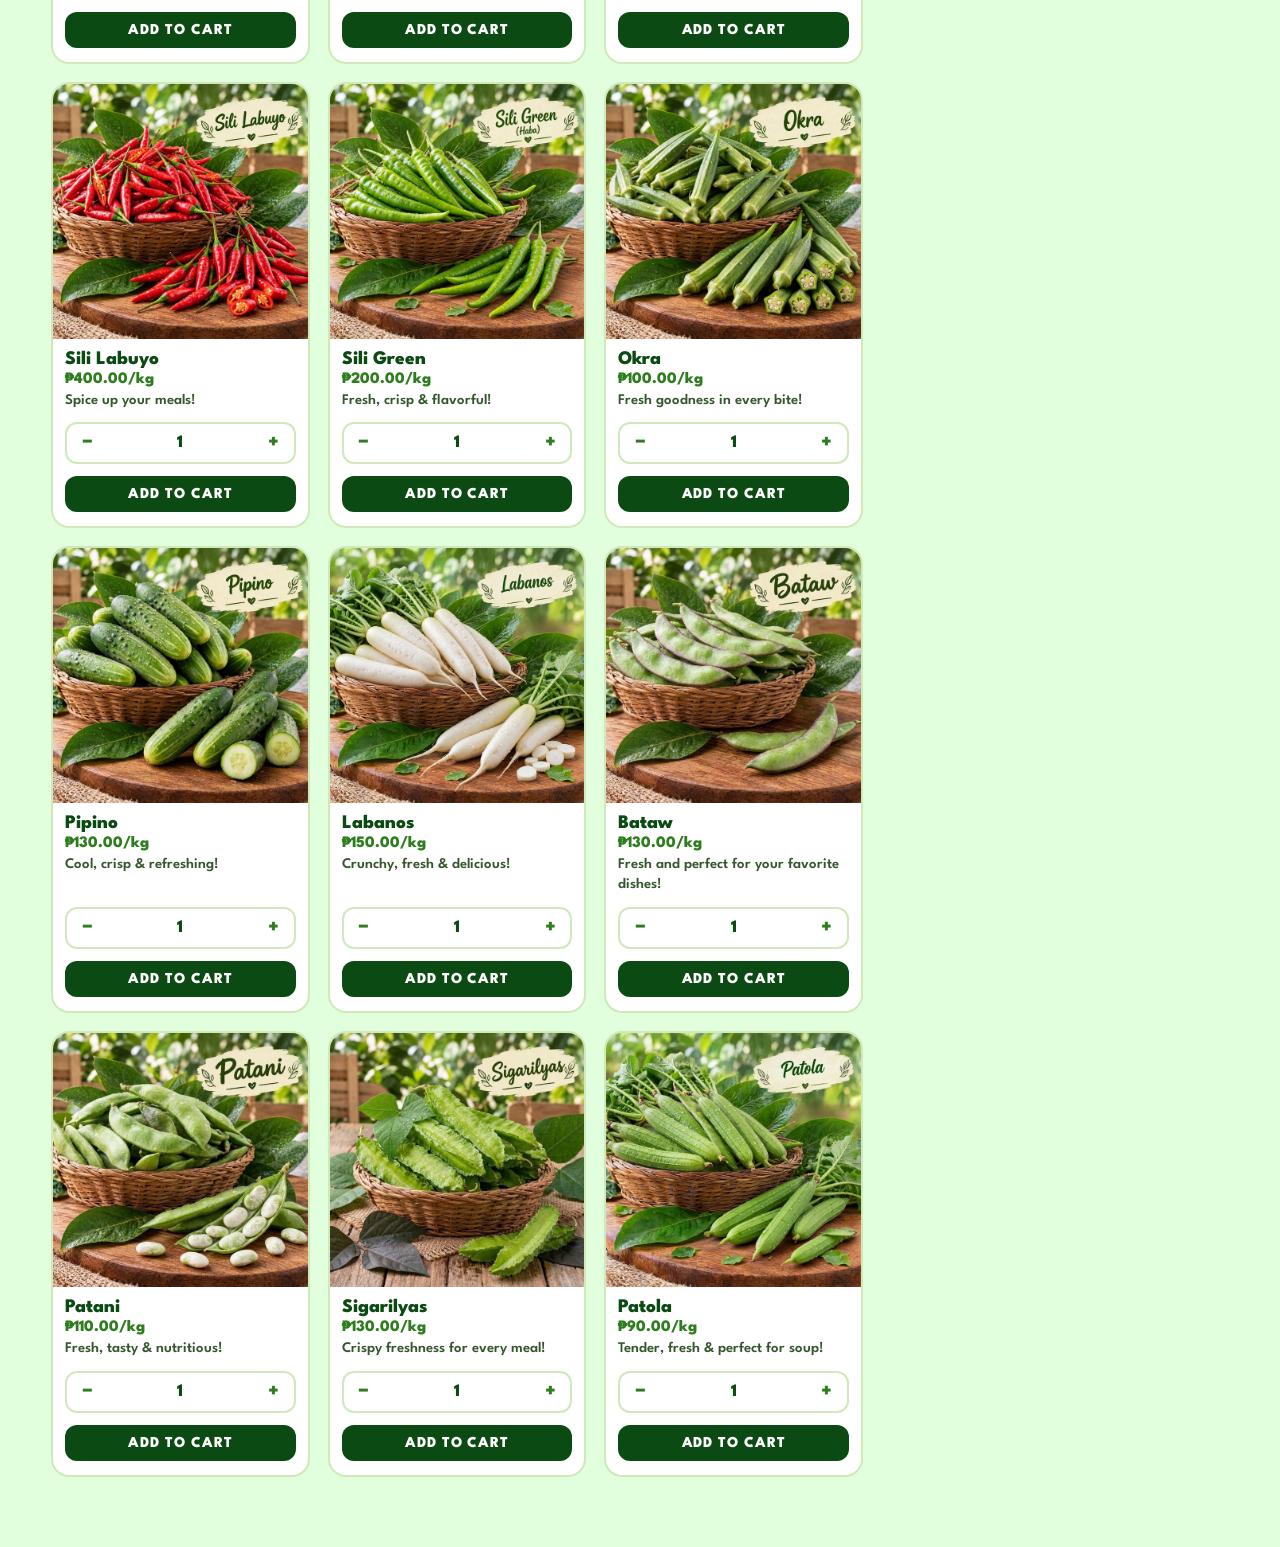
<file: vegetables.html>
<!DOCTYPE html>
<html lang="en"><head><meta charset="utf-8"><meta name="viewport" content="width=device-width, initial-scale=1">
<title>Vegetables – AniArat2Home</title>
<link rel="preconnect" href="https://fonts.googleapis.com"><link rel="preconnect" href="https://fonts.gstatic.com" crossorigin>
<link href="https://fonts.googleapis.com/css2?family=Anton&family=Figtree:wght@700&family=League+Spartan:wght@400;600;700;800&family=Montserrat:wght@400;700&display=swap" rel="stylesheet">
<link rel="stylesheet" href="styles.css"><link rel="stylesheet" href="shop.css"></head><body data-page="veg">
<header class="hero page"><button class="menu-btn" aria-label="Menu" aria-expanded="false" aria-controls="menu"><i></i><i></i><span>MENU</span></button>
<a class="pill" href="#basket" aria-label="View basket"><svg viewBox="0 0 24 24"><path d="M2 4h3l2.6 11h10.8l2.2-8.5H6.2M9 20h.1M17 20h.1"/></svg><b id="hc">0</b> items <span id="ht">₱0.00</span></a><div class="stack"><img src="assets/logo-circle.png" alt=""><img src="assets/wordmark.png" alt="AniArat2Home"></div>
<h1>Vegetables</h1><p>Freshly picked from the farm, straight to your home.</p></header>
<main class="shopwrap">
<div class="bar"><nav class="tabs" aria-label="Shop categories"><a href="fruits.html">Fruits</a><a href="vegetables.html" aria-current="page">Vegetables</a></nav>
<form class="search" role="search" onsubmit="return false"><label class="sr" for="q">Search vegetables</label><input id="q" type="search" autocomplete="off" placeholder="Search vegetables"><button class="btn-sm" id="clr" type="button">CLEAR</button></form></div>
<div class="layout"><section aria-label="Vegetables products"><div id="grid" class="grid"></div><p id="none" hidden>No vegetables match your search. Try another name or clear the search.</p></section>
<aside id="basket" class="panel basket" aria-label="Your basket"></aside></div>
<div id="checkout-root"></div></main>
<div id="toast" class="toast" role="status"></div>
<script src="products.js"></script><script src="auth.js"></script><script src="site.js"></script><script src="app.js"></script></body></html>
</file>
<file: styles.css>
:root{--green-dark:#0b4a12;--green:#2e7d1e;--leaf:#7fc12e;--sun:#e9c53a;--olive:#445e1d;--mint:#e2ffdd;--ring:#9ada72;
--display:"Anton",Impact,sans-serif;--body:"League Spartan","Trebuchet MS",sans-serif;--ui:"Figtree","Segoe UI",sans-serif;--mont:"Montserrat","Segoe UI",sans-serif}
*{box-sizing:border-box;margin:0}
html{scroll-behavior:smooth}
body{font-family:var(--body);color:var(--green-dark);background:#fff;overflow-x:hidden}
img{display:block;max-width:100%}
a{color:inherit}
:focus-visible{outline:3px solid var(--sun);outline-offset:3px}
@media (prefers-reduced-motion:reduce){*{transition:none!important;scroll-behavior:auto!important}}

/* menu button + panel */
.menu-btn{position:absolute;top:clamp(14px,2.6vw,34px);right:clamp(16px,3.6vw,48px);z-index:5;background:none;border:0;cursor:pointer;display:grid;gap:6px;justify-items:center;color:var(--olive);font:700 clamp(.85rem,1.5vw,1.05rem) Arial,Helvetica,sans-serif;padding:4px}
.menu-btn i{display:block;width:clamp(34px,4.4vw,48px);height:7px;border-radius:5px;background:var(--olive)}
.menu-btn span{margin-top:-2px}
.menu-back{position:fixed;inset:0;background:rgba(11,74,18,.25);opacity:0;pointer-events:none;transition:opacity .3s;z-index:20}
.menu{position:fixed;top:0;right:0;bottom:0;width:min(355px,86vw);background:rgba(233,198,59,.95);border-radius:26px 0 0 26px;z-index:21;
transform:translateX(105%);transition:transform .35s ease;padding:34px 24px 24px;display:flex;flex-direction:column;align-items:center;overflow-y:auto}
body.menu-open .menu{transform:none}
body.menu-open .menu-back{opacity:1;pointer-events:auto}
.menu-x{position:absolute;top:12px;right:16px;border:0;background:none;font:700 2rem/1 Arial,sans-serif;color:var(--olive);cursor:pointer}
.menu .stack{margin-bottom:26px}
.menu .stack img:first-child{width:78px}.menu .stack img:last-child{width:190px;margin-top:2px}
.menu ul{list-style:none;padding:0;display:grid;gap:clamp(18px,3.4vh,30px);width:100%;padding-left:12%}
.menu li a{display:flex;align-items:center;gap:14px;color:#fff;font:700 clamp(1.15rem,2vw,1.5rem) var(--body);text-decoration:underline;text-underline-offset:4px;text-decoration-thickness:2px}
.menu li a.plain{text-decoration:none}
.menu svg{width:36px;height:36px;flex:none;fill:#fff;stroke:#fff}
.menu .auth{margin-top:auto;padding-top:26px;display:grid;gap:8px;justify-items:center}
.menu .auth a{background:#fff;color:#000;text-decoration:none;font:800 1.15rem var(--body);padding:2px 8px}

/* logos */
.stack{display:grid;justify-items:center}
.stack img:first-child{width:clamp(90px,15.8vw,210px)}
.stack img:last-child{width:clamp(170px,26.5vw,380px);margin-top:-1%}
.stack.lg img:first-child{width:clamp(110px,20vw,270px)}
.stack.lg img:last-child{width:clamp(210px,33.6vw,460px)}
.brand{display:flex;align-items:center;justify-content:center;gap:1%;width:min(86%,1100px)}
.brand img:first-child{width:27%}.brand img:last-child{width:55%}

/* hero */
.hero{position:relative;background:linear-gradient(rgba(255,255,255,.45),rgba(255,255,255,.45)),url(assets/field.jpg) center/cover}
.hero.home{display:grid;place-items:center;height:clamp(420px,56vw,100svh);padding-bottom:3vw}

/* home */
.band{display:grid;background:var(--mint)}
.band>*{grid-area:1/1}
.band .hills{align-self:end;width:100%}
.band .content{display:flex;flex-direction:column;justify-content:space-between;gap:30px;padding:clamp(18px,2.6vw,34px) 0 clamp(26px,5vw,70px);z-index:1}
.features{display:grid;grid-template-columns:repeat(4,1fr);gap:12px;padding:0 2%;text-align:center;align-items:start}
.features img{width:clamp(56px,6.6vw,92px);margin:0 auto 6px;border-radius:50%}
.features h2{font:700 clamp(.95rem,1.75vw,1.25rem)/1.2 var(--ui)}
.features p{font:400 clamp(.85rem,1.6vw,1.1rem)/1.3 var(--mont);margin-top:6px}
.lead{width:74.6%;margin:0 auto;text-align:justify;text-indent:1.6vw;font:700 clamp(1rem,1.75vw,1.4rem)/1.45 var(--body);letter-spacing:.04em}
@media (max-width:640px){.features{grid-template-columns:1fr 1fr;row-gap:22px}.lead{width:86%}}

/* about */
.hero.about{padding:clamp(18px,4vw,50px) 0 clamp(20px,3vw,40px);text-align:center}
.swirl{position:absolute;top:0;left:0;width:40%;pointer-events:none}
.hero.about h1,.title{font:400 clamp(2.6rem,6.3vw,5rem)/1.05 var(--display);text-transform:uppercase;color:var(--green-dark)}
.hero.about .stack{position:relative;margin:clamp(6px,1vw,14px) 0 clamp(8px,1.4vw,20px)}
.hero.about .txt{position:relative;width:76%;margin:0 auto;text-align:justify;font:700 clamp(.95rem,1.55vw,1.3rem)/1.4 var(--body);letter-spacing:.02em;text-shadow:0 0 8px rgba(255,255,255,.55)}
.hero.about .txt p{text-indent:6.5vw}.hero.about .txt p+p{margin-top:1.3em}
.mv{display:grid;grid-template-columns:30% 30%;justify-content:space-between;width:76%;margin:0 auto;padding:clamp(24px,4vw,56px) 0 clamp(14px,2vw,26px)}
.mv h2{font:400 clamp(2.4rem,5vw,4rem)/1.1 var(--display);text-align:center;margin-bottom:clamp(10px,1.8vw,22px)}
.mv p{font:700 clamp(1rem,1.9vw,1.3rem)/1.4 var(--ui);text-align:justify;text-indent:.6em}
.hills-about{height:clamp(70px,15.5vw,230px);background:url(assets/hills-about.png) center top/100% auto no-repeat}
@media (max-width:640px){.mv{grid-template-columns:1fr;gap:28px;width:86%}.hero.about .txt{width:88%}.hero.about .txt p{text-indent:2em}}

/* shop */
.hero.shop{display:grid;justify-items:center;gap:clamp(30px,8vw,110px);padding:clamp(24px,3.4vw,44px) 0 clamp(14px,2vw,26px)}
.hero.shop .ask{font:italic 400 clamp(1.3rem,2.9vw,2.3rem) var(--body);color:#000;text-align:center;padding:0 12px}
.pick{background:#fff url(assets/doodle.png) center/cover;padding:clamp(34px,6vw,90px) 0 clamp(60px,9vw,130px)}
.pick .row{display:grid;grid-template-columns:repeat(2,minmax(0,36%));justify-content:center;gap:10%}
.item{position:relative;display:block;text-decoration:none;padding-top:0}
.item .frame{position:absolute;left:2%;right:0;top:15%;bottom:0;border:clamp(2px,.35vw,4px) solid #000;border-radius:clamp(14px,2.4vw,30px)}
.item .photo{position:relative;width:100%}
.item .label{position:absolute;left:50%;bottom:-6%;transform:translateX(-50%);width:57%}
.item .go{position:absolute;left:0;right:0;top:calc(100% + clamp(10px,2.2vw,30px));text-align:center;font:400 clamp(1.1rem,2.6vw,2.2rem) var(--display);color:#fff;-webkit-text-stroke:clamp(2px,.3vw,4px) #000;paint-order:stroke fill;letter-spacing:.02em}
.item:hover .go{color:var(--sun)}
@media (max-width:560px){.pick .row{grid-template-columns:minmax(0,78%);gap:clamp(60px,18vw,90px)}}

/* contact */
.contact{position:relative;min-height:100svh;display:grid;place-items:center;background:#fff;overflow:hidden;padding:12vw 0}
.contact:before{content:"";position:absolute;inset:0;background:url(assets/doodle.png) center/70% auto;opacity:.16}
.contact .swirl.br{top:auto;left:auto;right:0;bottom:0;transform:rotate(180deg)}
.contact .swirl{width:40%}
.contact .inner{position:relative;display:grid;justify-items:center;gap:clamp(24px,4vw,56px);width:100%}
.contact .brand{width:min(58%,860px)}
.rows{display:grid;gap:clamp(14px,2.4vw,28px)}
.rows a,.rows div{display:flex;align-items:center;gap:clamp(12px,1.8vw,24px);font:700 clamp(1.1rem,2.7vw,2.1rem) var(--mont);color:var(--olive)}
.rows a{text-decoration:underline;text-underline-offset:5px;text-decoration-thickness:2px}
.rows svg{width:clamp(44px,5vw,72px);height:clamp(44px,5vw,72px);flex:none;border-radius:50%;background:var(--olive);padding:clamp(10px,1.1vw,16px);fill:#fff;stroke:#fff}
@media (max-width:640px){.contact .brand{width:92%}.swirl,.contact .swirl{width:52%}}

.menu .auth span{font:800 1.15rem var(--body);color:#fff}
.rows svg[fill=none]{fill:none}

/* home page log in / sign up */
.home-auth{position:absolute;top:clamp(14px,2.6vw,34px);left:clamp(16px,3.6vw,48px);z-index:5;display:flex;gap:10px;align-items:center}
.home-auth a{font:800 clamp(.9rem,1.5vw,1.15rem) var(--body);text-decoration:none;color:var(--olive);background:#fff;border:2px solid var(--olive);border-radius:30px;padding:6px 18px}
.home-auth a.solid{background:var(--olive);color:#fff}
.home-auth a:hover{background:var(--sun);color:var(--green-dark);border-color:var(--sun)}

/* customer order updates */
.upd{width:74.6%;margin:0 auto;background:rgba(255,255,255,.93);border:2px solid #9ada72;border-radius:18px;padding:12px 16px;box-shadow:0 6px 18px rgba(11,74,18,.12)}
.upd[hidden]{display:none}
.upd h2{font:800 1.05rem var(--body);margin-bottom:6px}
.upd .u{padding:7px 0;border-top:1px dashed #b9dca0}
.upd .u:first-of-type{border-top:0}
.upd .t{display:flex;gap:10px;align-items:center;justify-content:space-between;flex-wrap:wrap}
.upd p{font:600 .92rem/1.35 var(--body);margin-top:2px}
.upd .bd{font:800 .8rem var(--body);padding:3px 12px;border-radius:20px;background:#e9c53a;color:#0b4a12}
.upd .bd.s-payment-verified,.upd .bd.s-delivered{background:#2e7d1e;color:#fff}
.upd .bd.s-preparing,.upd .bd.s-out-for-delivery{background:#7fc12e;color:#0b4a12}
.upd .bd.s-cancelled{background:#c0392b;color:#fff}
@media (max-width:640px){.upd{width:90%}}

.upd h2{display:flex;justify-content:space-between;gap:10px;flex-wrap:wrap;align-items:center}
.upd h2 a{font:800 .85rem var(--body);color:var(--green);text-decoration:underline}
</file>
<file: shop.css>
/* shop, basket, checkout, orders, feedback */
[hidden]{display:none!important}
.sr{position:absolute;width:1px;height:1px;overflow:hidden;clip:rect(0 0 0 0)}
.hero.page{display:grid;justify-items:center;gap:6px;text-align:center;padding:clamp(60px,7vw,84px) 16px clamp(16px,2.4vw,28px)}
.hero.page .stack img:first-child{width:clamp(64px,9vw,96px)}
.hero.page .stack img:last-child{width:clamp(150px,22vw,230px)}
.hero.page h1{font:400 clamp(2.4rem,6vw,4.2rem)/1.05 var(--display);text-transform:uppercase;color:var(--green-dark);margin-top:6px}
.hero.page p{font:700 clamp(1rem,1.6vw,1.2rem) var(--body);color:#000}
.pill{position:absolute;top:clamp(16px,2.8vw,36px);left:clamp(14px,3vw,40px);z-index:5;display:flex;align-items:center;gap:8px;background:#fff;color:var(--green-dark);text-decoration:none;font:800 .95rem var(--body);padding:8px 14px;border-radius:30px;box-shadow:0 4px 12px rgba(11,74,18,.2)}
.pill svg{width:20px;height:20px;fill:none;stroke:currentColor;stroke-width:2;stroke-linecap:round;stroke-linejoin:round}
.pill b{background:var(--sun);border-radius:20px;padding:0 8px}
main.shopwrap{background:var(--mint);padding:clamp(18px,3vw,34px) clamp(14px,4vw,56px) 70px;min-height:60vh}
.shopwrap>*{max-width:1240px;margin-inline:auto}
.bar{display:flex;flex-wrap:wrap;gap:14px;align-items:center;justify-content:space-between;margin-bottom:22px}
.tabs{display:flex;gap:8px}
.tabs a{text-decoration:none;font:800 1.05rem var(--body);padding:8px 20px;border-radius:30px;border:2px solid var(--green);color:var(--green-dark);background:#fff}
.tabs a[aria-current=page]{background:var(--green-dark);border-color:var(--green-dark);color:#fff}
.search{display:flex;gap:8px;flex:1 1 280px;max-width:520px}
.search input{flex:1;min-width:0;font:600 1.05rem var(--body);color:var(--green-dark);padding:10px 14px;border:2px solid #9bd56a;border-radius:12px;background:#fff}
.btn-sm{display:inline-block;border:0;cursor:pointer;text-decoration:none;text-align:center;background:var(--green-dark);color:#fff;font:800 1rem var(--body);padding:10px 20px;border-radius:30px}
.btn-sm:hover{background:var(--green)}
.btn-sm.alt{background:#fff;color:var(--green-dark);border:2px solid var(--green-dark)}
.btn-sm:disabled{opacity:.45;cursor:not-allowed}
.layout{display:grid;gap:26px;align-items:start}
@media(min-width:1000px){.layout{grid-template-columns:minmax(0,1fr) 340px}.basket{position:sticky;top:16px}}
.grid{display:grid;grid-template-columns:repeat(2,minmax(0,1fr));gap:14px}
@media(min-width:760px){.grid{grid-template-columns:repeat(3,minmax(0,1fr));gap:18px}}
.card-p{background:#fff;border:2px solid #cfe9b8;border-radius:18px;overflow:hidden;display:flex;flex-direction:column}
.card-p img{width:100%;aspect-ratio:1;object-fit:cover;background:#eef7e6}
.card-p .in{padding:12px 12px 14px;display:flex;flex-direction:column;gap:4px;flex:1}
.card-p h3{font:800 1.2rem var(--body)}
.card-p .pr{font:800 1rem var(--body);color:var(--green)}
.card-p .ds{font:600 .92rem/1.35 var(--body);color:#35552f;flex:1}
.step{display:flex;align-items:center;justify-content:space-between;border:2px solid #cfe9b8;border-radius:12px;margin-top:8px}
.step button,.q button{border:0;background:none;cursor:pointer;font:800 1.3rem var(--body);color:var(--green);width:40px;height:38px}
.step output{font:800 1.1rem var(--body)}
.add{margin-top:8px;border:0;cursor:pointer;background:var(--green-dark);color:#fff;font:800 .95rem var(--body);letter-spacing:.06em;padding:11px;border-radius:12px}
.add:hover{background:var(--green)}
#none{text-align:center;font:700 1.15rem var(--body);padding:40px 10px}
.panel{background:#fff;border:2px solid #cfe9b8;border-radius:20px;padding:20px;box-shadow:0 8px 24px rgba(11,74,18,.1)}
.panel h2{font:400 1.8rem var(--display);text-transform:uppercase;display:flex;justify-content:space-between;align-items:center}
.panel h2 b{font:800 1rem var(--body);background:var(--sun);border-radius:20px;padding:2px 12px}
.empty{text-align:center;font:600 1rem var(--body);padding:22px 4px;color:#35552f}
.row-i{padding:12px 0;border-bottom:1px dashed #b9d9a0}
.row-i .t{display:flex;justify-content:space-between;gap:10px;font:700 1rem var(--body)}
.row-i small{display:block;font:600 .85rem var(--body);color:#4d6a45}
.row-i .a{display:flex;justify-content:space-between;align-items:center;margin-top:6px}
.q{display:flex;align-items:center;background:#eaf6df;border-radius:10px}
.q button{width:34px;height:32px;font-size:1.15rem}.q span{min-width:26px;text-align:center;font-weight:800}
.rm{border:0;background:none;color:#a33b27;font:800 .85rem var(--body);text-decoration:underline;cursor:pointer}
.tot{display:flex;justify-content:space-between;font:800 1.15rem var(--body);padding-top:14px;margin-top:6px;border-top:3px solid var(--green-dark)}
.tot b{color:var(--green);font-size:1.35rem}
.panel .btn-sm{width:100%;margin-top:14px;padding:13px}
.co{margin-top:34px}
.co .cols{display:grid;gap:26px}
@media(min-width:900px){.co .cols{grid-template-columns:1.1fr .9fr}}
.co h2,.done h2{font:400 2.2rem var(--display);text-transform:uppercase}
.f{margin-bottom:14px}.f label,.lbl{display:block;font:800 1rem var(--body);margin-bottom:4px}
.f input,.f select,.f textarea{width:100%;font:600 1.05rem var(--body);color:var(--green-dark);padding:11px 14px;border:2px solid #9bd56a;border-radius:12px;background:#fff}
.f input:focus,.f select:focus,.f textarea:focus{outline:none;border-color:var(--green);box-shadow:0 0 0 3px rgba(127,193,46,.35)}
.err{min-height:1.2em;color:#b3261e;font:800 .9rem var(--body)}
.note,.gcash{background:#eaf6df;border-radius:14px;padding:16px;margin-bottom:14px;font:600 1rem/1.4 var(--body)}
.gcash{text-align:center}
.gcash img{width:min(300px,85%);margin:0 auto 10px;border-radius:14px;box-shadow:0 4px 14px rgba(0,0,0,.2)}
.gcash .f{text-align:left;margin-top:14px}
.gcash .hint{font-size:.9rem;margin-top:10px}
.chk{display:flex;gap:10px;align-items:center;font:800 1rem var(--body);text-align:left;margin-top:12px}
.chk input{width:20px;height:20px;accent-color:var(--green)}
.sum .r{display:flex;justify-content:space-between;gap:10px;padding:8px 0;border-bottom:1px dashed #b9d9a0;font:600 .98rem var(--body)}
.done{text-align:center;margin-top:34px}.done .panel{max-width:640px;margin:0 auto}
.done .sum{text-align:left;margin:16px 0}
.done .acts{display:flex;flex-wrap:wrap;gap:10px;justify-content:center}
.done .acts .btn-sm{width:auto;margin:0}
.toast{position:fixed;right:16px;bottom:16px;background:var(--green-dark);color:#fff;font:700 1rem var(--body);padding:12px 18px;border-radius:12px;transform:translateY(90px);transition:transform .25s;z-index:30}
.toast.show{transform:none}
/* orders + feedback */
.narrow{max-width:760px!important}
.ord{margin-bottom:16px}
.ord .h{display:flex;flex-wrap:wrap;justify-content:space-between;gap:6px;font:800 1.05rem var(--body)}
.badge{background:var(--sun);border-radius:20px;padding:2px 12px;font:800 .85rem var(--body)}
.ord small{color:#4d6a45;font-weight:600}
.stars{display:inline-flex;flex-direction:row-reverse;justify-content:flex-end;gap:2px}
.stars input{position:absolute;opacity:0;width:1px;height:1px}
.stars label{font-size:2.6rem;line-height:1;color:#c9d8bd;cursor:pointer;padding:0 2px}
.stars input:checked~label,.stars label:hover,.stars label:hover~label{color:#e9a800}
.stars input:focus-visible+label{outline:3px solid var(--sun);border-radius:6px}
.rate-txt{font:800 1rem var(--body);margin-left:10px;color:var(--green)}
.st{color:#e9a800;letter-spacing:2px;font-size:1.15rem}.st i{color:#c9d8bd;font-style:normal}
.fb{padding:14px 0;border-bottom:1px dashed #b9d9a0}
.fb p{font:600 1rem/1.4 var(--body);margin-top:4px}.fb p b{color:var(--green)}
@media(prefers-reduced-motion:reduce){.toast{transition:none}}
/* admin */
.tabs button{cursor:pointer;font:800 1.05rem var(--body);padding:8px 20px;border-radius:30px;border:2px solid var(--green);color:var(--green-dark);background:#fff}
.tabs button[aria-current=page]{background:var(--green-dark);border-color:var(--green-dark);color:#fff}
.stats{display:grid;grid-template-columns:repeat(auto-fit,minmax(180px,1fr));gap:14px;margin-bottom:20px}
.stats .panel{padding:14px 18px}.stats small{display:block;font:700 .9rem var(--body);color:#4d6a45}.stats b{font:400 1.9rem var(--display);color:var(--green-dark)}
.acts2{display:flex;flex-wrap:wrap;gap:14px;align-items:center;justify-content:space-between;margin-top:12px}
.acts2 select{font:700 1rem var(--body);padding:8px 12px;border:2px solid #9bd56a;border-radius:10px;background:#fff;color:var(--green-dark)}
.tblw{overflow-x:auto;background:#fff;border:2px solid #cfe9b8;border-radius:16px}
.tbl{width:100%;border-collapse:collapse;font:600 1rem var(--body);min-width:560px}
.tbl th,.tbl td{text-align:left;padding:8px 14px;border-bottom:1px solid #e1efd3}.tbl th{background:#eaf6df;font-weight:800}
.tbl td img{vertical-align:middle;border-radius:8px;object-fit:cover;margin-right:8px}
.tbl input[type=number]{width:90px;font:700 1rem var(--body);padding:6px 8px;border:2px solid #9bd56a;border-radius:8px}
.tbl input[type=checkbox]{width:20px;height:20px;accent-color:var(--green)}

/* customer orders dashboard */
.odash{max-width:900px!important}
.obar{display:flex;flex-wrap:wrap;gap:12px;align-items:center;justify-content:space-between;margin-bottom:16px}
.osync{display:flex;gap:10px;align-items:center}.osync small{font:600 .85rem var(--body);color:#4d6a45}
.odash .tabs{flex-wrap:wrap}
.odash .tabs button{padding:7px 16px;font-size:.98rem}
.trk{list-style:none;padding:0;display:grid;grid-template-columns:repeat(5,1fr);gap:4px;margin:16px 0 8px;text-align:center;counter-reset:none}
.trk li{position:relative;display:grid;justify-items:center;gap:6px;font:700 .8rem/1.2 var(--body);color:#7b8f72}
.trk li::before{content:"";position:absolute;top:15px;right:50%;width:100%;height:4px;background:#d6e6c8;z-index:0}
.trk li:first-child::before{display:none}
.trk li.done::before,.trk li.now::before{background:var(--leaf)}
.trk i{position:relative;z-index:1;width:32px;height:32px;border-radius:50%;display:grid;place-items:center;background:#e4efd9;color:#7b8f72;font:800 .95rem var(--body);font-style:normal}
.trk li.done i{background:var(--leaf);color:#fff}
.trk li.now i{background:var(--sun);color:var(--green-dark);box-shadow:0 0 0 4px rgba(233,197,58,.35)}
.trk li.done,.trk li.now{color:var(--green-dark)}
.trk-x{margin:14px 0 8px;background:#fbe6e3;color:#a33b27;border-radius:12px;padding:10px 14px;font:800 .95rem var(--body)}
.omsg{font:700 1rem var(--body);margin:6px 0 10px;color:var(--green-dark)}
.ord details{margin-top:6px}.ord summary{cursor:pointer;font:800 .95rem var(--body);color:var(--green)}
.oacts{display:flex;flex-wrap:wrap;gap:10px;align-items:center;margin-top:14px}
.panel .oacts .btn-sm{width:auto;margin:0;padding:9px 18px}
.newchip{font:800 .7rem var(--body);font-style:normal;background:#c0392b;color:#fff;border-radius:20px;padding:2px 9px;margin-left:6px;vertical-align:middle}
.badge.s-delivered,.badge.s-payment-verified{background:#2e7d1e;color:#fff}
.badge.s-preparing,.badge.s-out-for-delivery{background:var(--leaf)}
.badge.s-cancelled{background:#c0392b;color:#fff}
@media(max-width:520px){.trk li{font-size:.68rem}.trk i{width:28px;height:28px}.trk li::before{top:13px}}

/* payment proof viewer (admin) */
.pf-ov{position:fixed;inset:0;background:rgba(0,0,0,.78);z-index:1000;display:grid;place-items:center;padding:16px}
.pf-box{background:#fff;border-radius:16px;padding:16px;width:min(720px,100%);max-height:100%;overflow:auto;text-align:center}
.pf-box img{max-width:100%;max-height:68vh;display:block;margin:10px auto;border-radius:10px}
.pf-box .pf-x{float:right;margin:0 0 8px 8px}
.pf-t{font:800 1rem var(--body)}

/* admin messenger */
.chat{display:grid;grid-template-columns:290px 1fr;gap:14px}
.chat-list{background:#fff;border:2px solid #cfe5bf;border-radius:18px;overflow:auto;max-height:640px;min-height:200px}
.chat-list .cl{display:block;width:100%;text-align:left;border:0;border-bottom:1px solid #e1efd5;background:#fff;padding:12px 14px;cursor:pointer;font-family:inherit;color:var(--green-dark)}
.cl b{display:block;font-weight:800}.cl span{display:block;font-size:.88rem;font-weight:600;opacity:.85;margin-top:2px}.cl small{display:block;font-size:.72rem;opacity:.7;margin-top:3px}
.cl.on{background:#eaf6df}.cl.new b::after{content:"";display:inline-block;width:10px;height:10px;border-radius:50%;background:#c0392b;margin-left:8px}
.chat-win{background:#fff;border:2px solid #cfe5bf;border-radius:18px;display:flex;flex-direction:column;height:640px;min-width:0}
.chat-h{display:flex;justify-content:space-between;align-items:center;gap:10px;padding:12px 16px;border-bottom:1px solid #e1efd5;font-weight:700}
.chat-h small{display:block;font-weight:600;opacity:.75}
.chat-msgs{flex:1;overflow:auto;padding:14px;min-height:0;background:#f4faee}
.cm{max-width:78%;margin:0 0 10px;padding:9px 13px;border-radius:16px;font-weight:600;line-height:1.4}
.cm p{margin:0;white-space:pre-wrap;word-wrap:break-word}.cm small{display:block;font-size:.72rem;opacity:.75;margin-top:4px}
.cm.in{background:#fff;border:1px solid #cfe5bf;border-bottom-left-radius:4px}
.cm.out{margin-left:auto;background:#7fc12e;color:#0b4a12;border-bottom-right-radius:4px}
.cm.bot{background:#e7efe0;border-bottom-left-radius:4px;font-style:italic}
.chat-quick{display:flex;gap:6px;flex-wrap:wrap;padding:8px 12px;border-top:1px solid #e1efd5}
.chat-quick button{border:1px solid #9ada72;background:#f7fcf2;border-radius:20px;padding:5px 12px;font:700 .8rem var(--body);cursor:pointer;color:var(--green-dark)}
.chat-quick[hidden],.chat-form[hidden]{display:none}
.chat-form{display:flex;gap:8px;padding:10px;border-top:1px solid #e1efd5}
.chat-form textarea{flex:1;border:2px solid #cfe5bf;border-radius:12px;padding:8px 10px;font:600 .95rem var(--body);resize:none}
.chat-form .btn-sm{width:auto;margin:0;padding:0 22px}
@media(max-width:760px){.chat{grid-template-columns:1fr}.chat-list{max-height:210px}.chat-win{height:520px}}
</file>
<file: auth.css>
:root{--green-dark:#0b4a12;--green:#2e7d1e;--leaf:#7fc12e;--sun:#e9c53a;--olive:#4a5e1f;--mint:#dcfcdc;
--display:"Anton",Impact,sans-serif;--body:"League Spartan","Trebuchet MS",sans-serif}
*{box-sizing:border-box;margin:0}
body{font-family:var(--body);color:var(--green-dark);min-height:100vh;min-height:100svh;display:grid;place-items:center;padding:28px 16px;
background:linear-gradient(rgba(255,255,255,.3),rgba(255,255,255,.3)),url("assets/field.jpg") center/cover fixed}
a{color:var(--green-dark)}
:focus-visible{outline:3px solid var(--sun);outline-offset:2px}
.back{position:fixed;top:18px;left:22px;font-weight:800;text-decoration:none;color:var(--olive);background:rgba(255,255,255,.75);padding:6px 14px;border-radius:30px}
.card{width:min(440px,100%);background:rgba(255,255,255,.88);backdrop-filter:blur(6px);border-radius:28px;padding:30px 32px 28px;
box-shadow:0 14px 40px rgba(11,74,18,.25);border-top:8px solid var(--sun)}
.card.wide{width:min(520px,100%)}
.logo{width:110px;margin:-72px auto 8px;filter:drop-shadow(0 4px 8px rgba(0,0,0,.2))}
.card h1{font-family:var(--display);font-weight:400;text-transform:uppercase;text-align:center;font-size:2.6rem;line-height:1.1}
.sub{text-align:center;font-weight:600;margin:4px 0 20px}
.field{margin-bottom:14px}
.field label{display:block;font-weight:800;margin-bottom:4px}
.field input,.field select{width:100%;font:600 1.05rem var(--body);color:var(--green-dark);padding:11px 14px;border:2px solid #9bd56a;border-radius:12px;background:#fff}
.field input:focus,.field select:focus{border-color:var(--green);outline:none;box-shadow:0 0 0 3px rgba(127,193,46,.35)}
.pw{position:relative}
.pw input{padding-right:70px}
.pw button{position:absolute;right:8px;top:50%;transform:translateY(-50%);border:0;background:none;font:800 .9rem var(--body);color:var(--olive);cursor:pointer;padding:6px}
.row{display:grid;grid-template-columns:1fr 1fr;gap:12px}
.opts{display:flex;justify-content:space-between;align-items:center;font-weight:600;font-size:.95rem;margin:2px 0 18px;gap:10px}
.opts label{display:flex;gap:8px;align-items:center}
.opts input{accent-color:var(--green);width:18px;height:18px}
.btn{width:100%;border:0;cursor:pointer;background:var(--green-dark);color:#fff;font:800 1.2rem var(--body);padding:13px;border-radius:40px;box-shadow:0 5px 0 rgba(0,0,0,.18)}
.btn:hover{background:var(--green)}
.msg{min-height:1.3em;margin-bottom:8px;font-weight:800;color:#b3261e;text-align:center;font-size:.95rem}
.switch{text-align:center;margin-top:18px;font-weight:600}
.switch a{font-weight:800}
@media (max-width:480px){.row{grid-template-columns:1fr}.card{padding:28px 20px 24px}}
</file>
